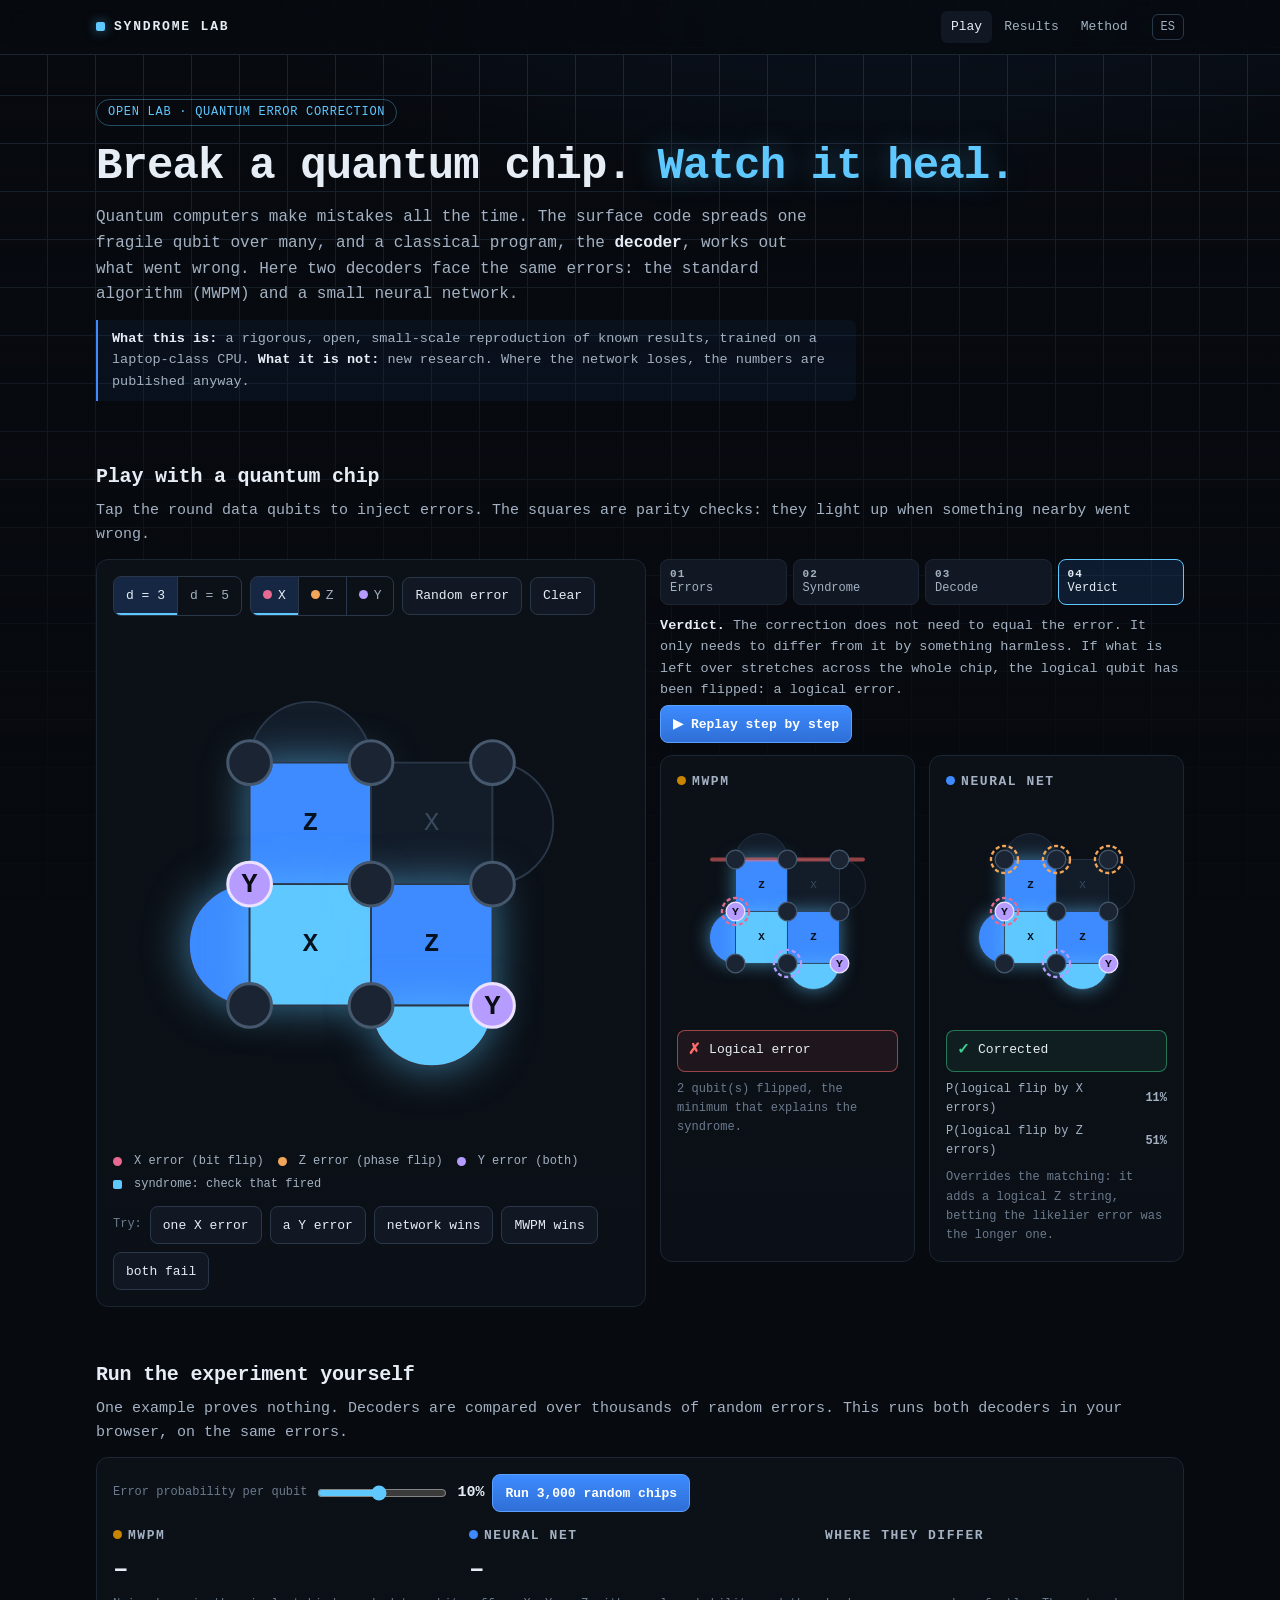
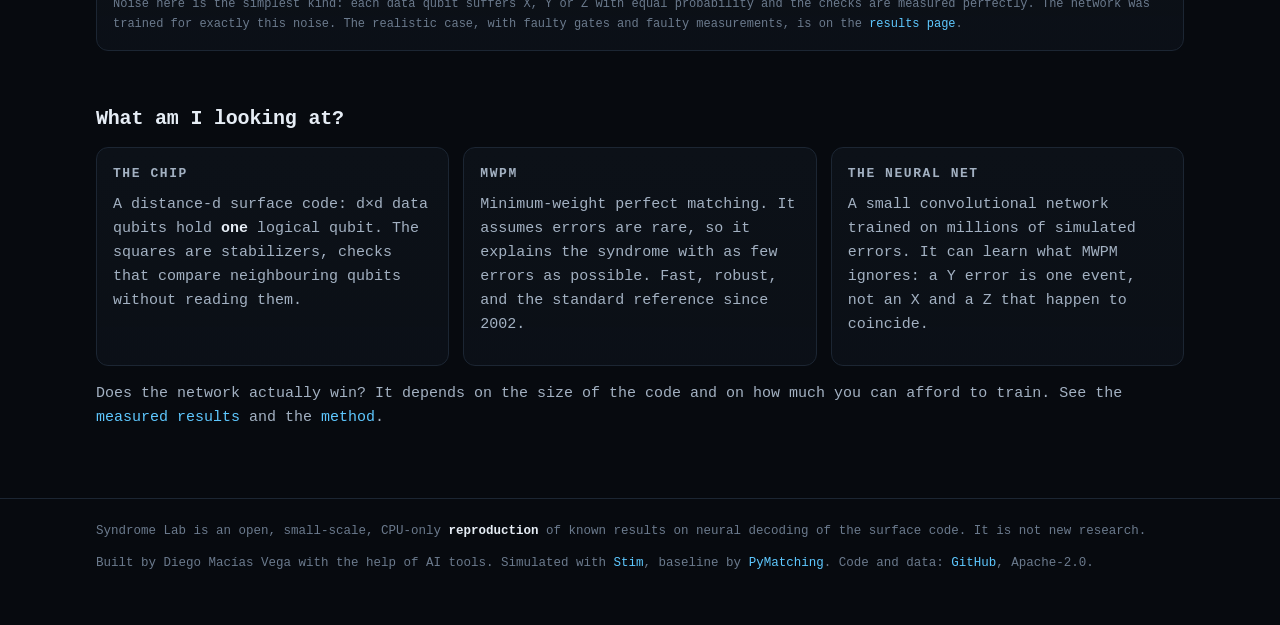
<file: web/index.html>
<!doctype html>
<html lang="en">
<head>
<meta charset="utf-8">
<meta name="viewport" content="width=device-width, initial-scale=1">
<title>Syndrome Lab · play with a quantum chip</title>
<meta name="description" content="Inject errors into a simulated surface-code chip and watch a classical decoder (MWPM) and a small neural network correct them. An open, CPU-only reproduction.">
<meta name="theme-color" content="#070a0f">
<link rel="icon" href="data:image/svg+xml,%3Csvg xmlns='http://www.w3.org/2000/svg' viewBox='0 0 16 16'%3E%3Crect width='16' height='16' rx='3' fill='%23070a0f'/%3E%3Crect x='4' y='4' width='8' height='8' rx='1.5' fill='%235ec8ff'/%3E%3C/svg%3E">
<link rel="stylesheet" href="css/style.css">
</head>
<body>
<header class="top"><div class="wrap">
  <a class="brand" href="index.html"><i></i>SYNDROME&nbsp;LAB</a>
  <nav class="main"><a class="on" href="index.html" data-i18n="nav.play"></a><a href="results.html" data-i18n="nav.results"></a><a href="method.html" data-i18n="nav.method"></a></nav>
  <button class="lang" type="button">ES</button>
</div></header>

<main class="wrap">
<div class="hero">
  <div class="tag" data-i18n="hero.tag"></div>
  <h1 data-i18n="hero.h1"></h1>
  <p class="lead" data-i18n="hero.lead"></p>
  <p class="honest" data-i18n="hero.honest"></p>
</div>

<section id="play" aria-labelledby="play-h">
  <h2 id="play-h" data-i18n="play.h"></h2>
  <p data-i18n="play.sub"></p>
  <div class="grid play">
    <div class="card">
      <div class="row" style="margin-bottom:10px">
        <div class="seg" id="dist" role="group" aria-label="distance"><button type="button" data-d="3">d = 3</button><button type="button" data-d="5">d = 5</button></div>
        <div class="seg" id="brush" role="group" aria-label="error type">
          <button type="button" data-b="1"><span class="dot" style="background:var(--px)"></span>X</button>
          <button type="button" data-b="2"><span class="dot" style="background:var(--pz)"></span>Z</button>
          <button type="button" data-b="3"><span class="dot" style="background:var(--py)"></span>Y</button>
        </div>
        <button class="btn" id="random" type="button" data-i18n="play.random"></button>
        <button class="btn" id="clear" type="button" data-i18n="play.clear"></button>
      </div>
      <svg class="lattice" id="main" role="img" aria-label="surface code lattice"></svg>
      <div class="legend" style="margin-top:10px">
        <span><span class="dot" style="background:var(--px)"></span><span data-i18n="leg.x"></span></span>
        <span><span class="dot" style="background:var(--pz)"></span><span data-i18n="leg.z"></span></span>
        <span><span class="dot" style="background:var(--py)"></span><span data-i18n="leg.y"></span></span>
        <span><span class="dot" style="background:var(--accent-2);border-radius:2px"></span><span data-i18n="leg.s"></span></span>
      </div>
      <div class="row" style="margin-top:12px" id="presets"><span class="small" data-i18n="play.presets"></span></div>
    </div>
    <div>
      <div class="steps" id="steps">
        <button type="button" data-s="1"><b>01</b><span data-i18n="step.1"></span></button>
        <button type="button" data-s="2"><b>02</b><span data-i18n="step.2"></span></button>
        <button type="button" data-s="3"><b>03</b><span data-i18n="step.3"></span></button>
        <button type="button" data-s="4"><b>04</b><span data-i18n="step.4"></span></button>
      </div>
      <p class="explain" id="explain" aria-live="polite"></p>
      <div class="row" style="margin:4px 0 12px"><button class="btn primary" id="replay" type="button" data-i18n="play.replay"></button></div>
      <div class="grid" style="grid-template-columns:1fr 1fr">
        <div class="card" id="p-mwpm">
          <h3><span class="dot" style="background:var(--s-mwpm)"></span>MWPM</h3>
          <svg class="lattice static" role="img" aria-label="MWPM correction"></svg>
          <div class="verdict" style="margin-top:8px"></div>
          <p class="small" style="margin:8px 0 0" data-info></p>
        </div>
        <div class="card" id="p-nn">
          <h3><span class="dot" style="background:var(--s-cnn)"></span><span data-i18n="play.net"></span></h3>
          <svg class="lattice static" role="img" aria-label="neural network correction"></svg>
          <div class="verdict" style="margin-top:8px"></div>
          <div class="kv" style="margin-top:8px" id="probs"></div>
          <p class="small" style="margin:8px 0 0" data-info></p>
        </div>
      </div>
    </div>
  </div>
</section>

<section id="mc" aria-labelledby="mc-h">
  <h2 id="mc-h" data-i18n="mc.h"></h2>
  <p data-i18n="mc.sub"></p>
  <div class="card">
    <div class="row">
      <label class="small" for="mcp" data-i18n="mc.p"></label>
      <input type="range" id="mcp" min="1" max="20" step="1" value="10"><b id="mcpv">10%</b>
      <button class="btn primary" id="mcrun" type="button" data-i18n="mc.run"></button>
      <span class="small" id="mcn"></span>
    </div>
    <div class="grid g3" style="margin-top:14px">
      <div><h3><span class="dot" style="background:var(--s-mwpm)"></span>MWPM</h3><div class="stat" id="mc-m">–</div><div class="small" id="mc-mci"></div></div>
      <div><h3><span class="dot" style="background:var(--s-cnn)"></span><span data-i18n="play.net"></span></h3><div class="stat" id="mc-n">–</div><div class="small" id="mc-nci"></div></div>
      <div><h3 data-i18n="mc.disagree"></h3><p class="small" id="mc-d" style="margin:0"></p></div>
    </div>
    <p class="small" style="margin:12px 0 0" data-i18n="mc.note"></p>
  </div>
</section>

<section aria-labelledby="what-h">
  <h2 id="what-h" data-i18n="what.h"></h2>
  <div class="grid g3" style="margin-top:12px">
    <div class="card"><h3 data-i18n="what.1h"></h3><p data-i18n="what.1"></p></div>
    <div class="card"><h3 data-i18n="what.2h"></h3><p data-i18n="what.2"></p></div>
    <div class="card"><h3 data-i18n="what.3h"></h3><p data-i18n="what.3"></p></div>
  </div>
  <p style="margin-top:16px" data-i18n="what.more"></p>
</section>
</main>

<footer><div class="wrap"><p data-i18n="foot.1"></p><p data-i18n="foot.2"></p></div></footer>
<script src="js/i18n.js"></script>
<script src="js/qec.js"></script>
<script src="js/lattice.js"></script>
<script src="js/play.js"></script>
</body>
</html>
</file>
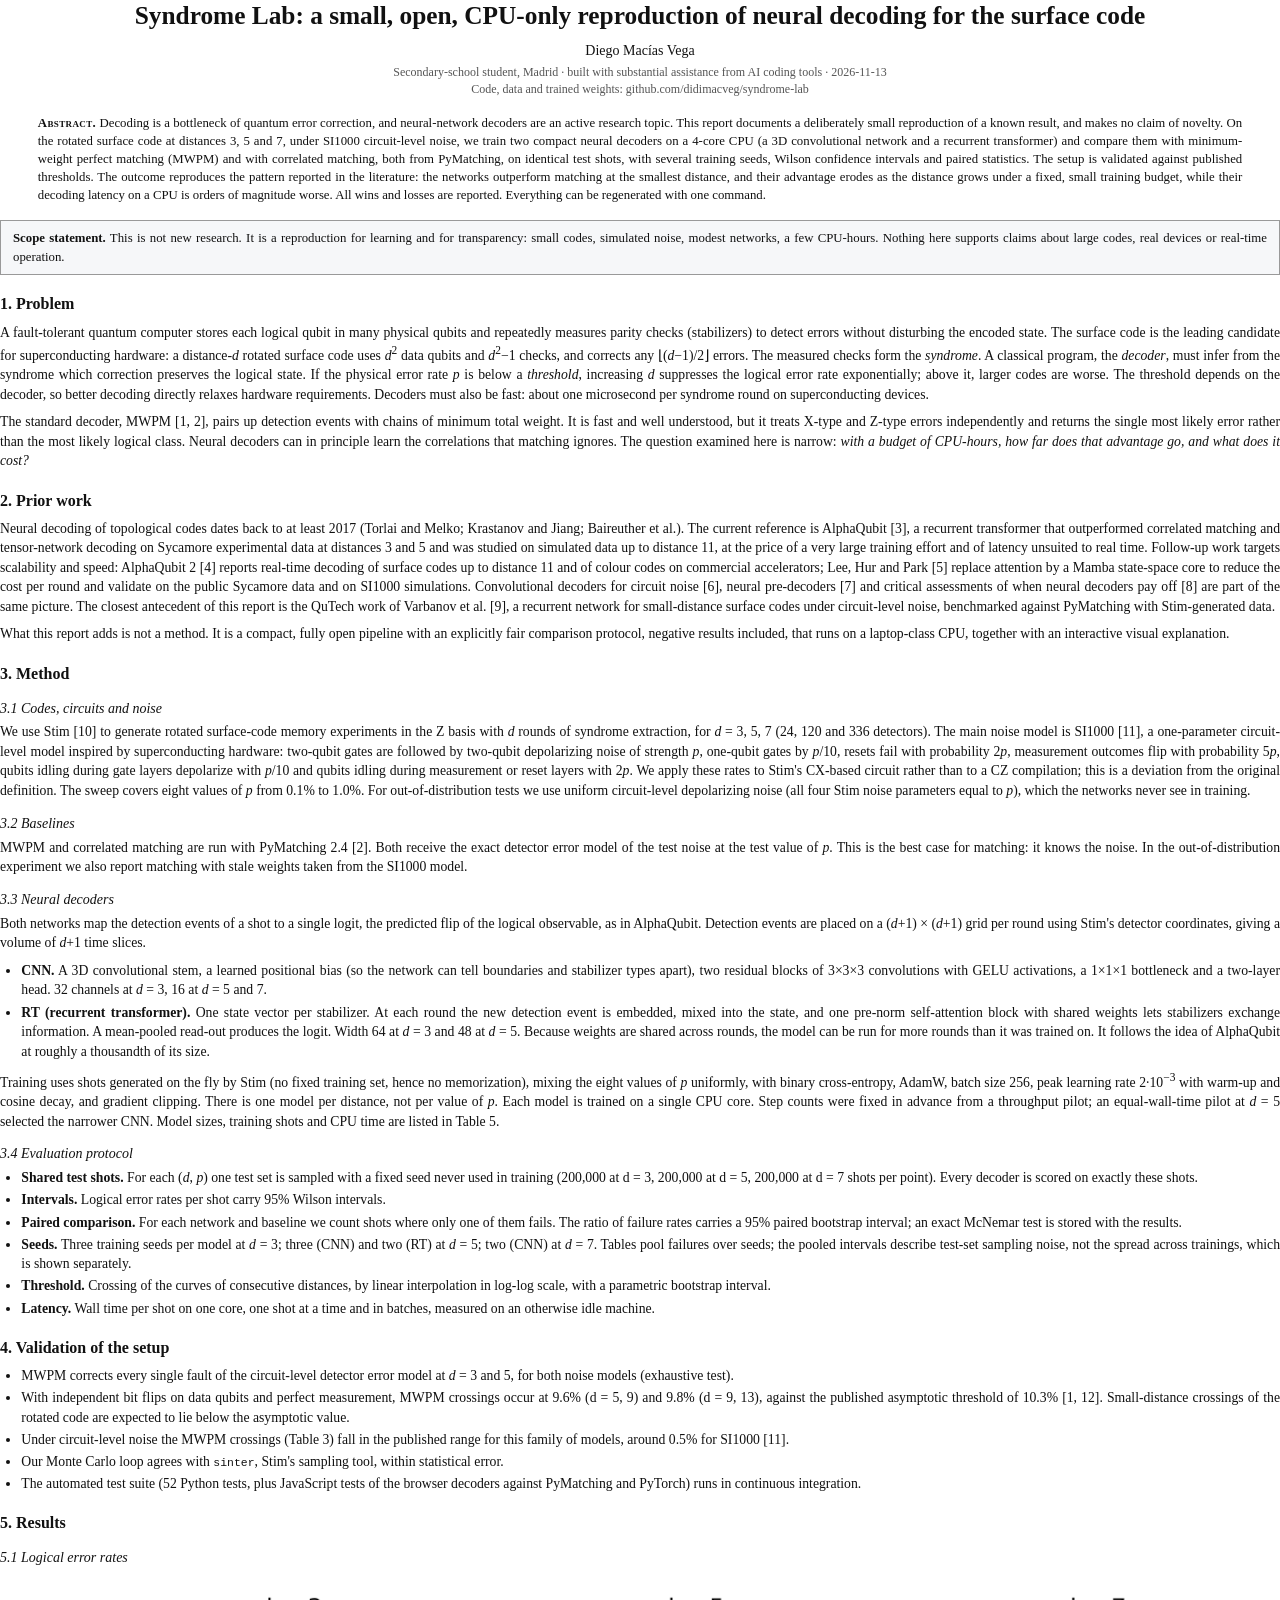
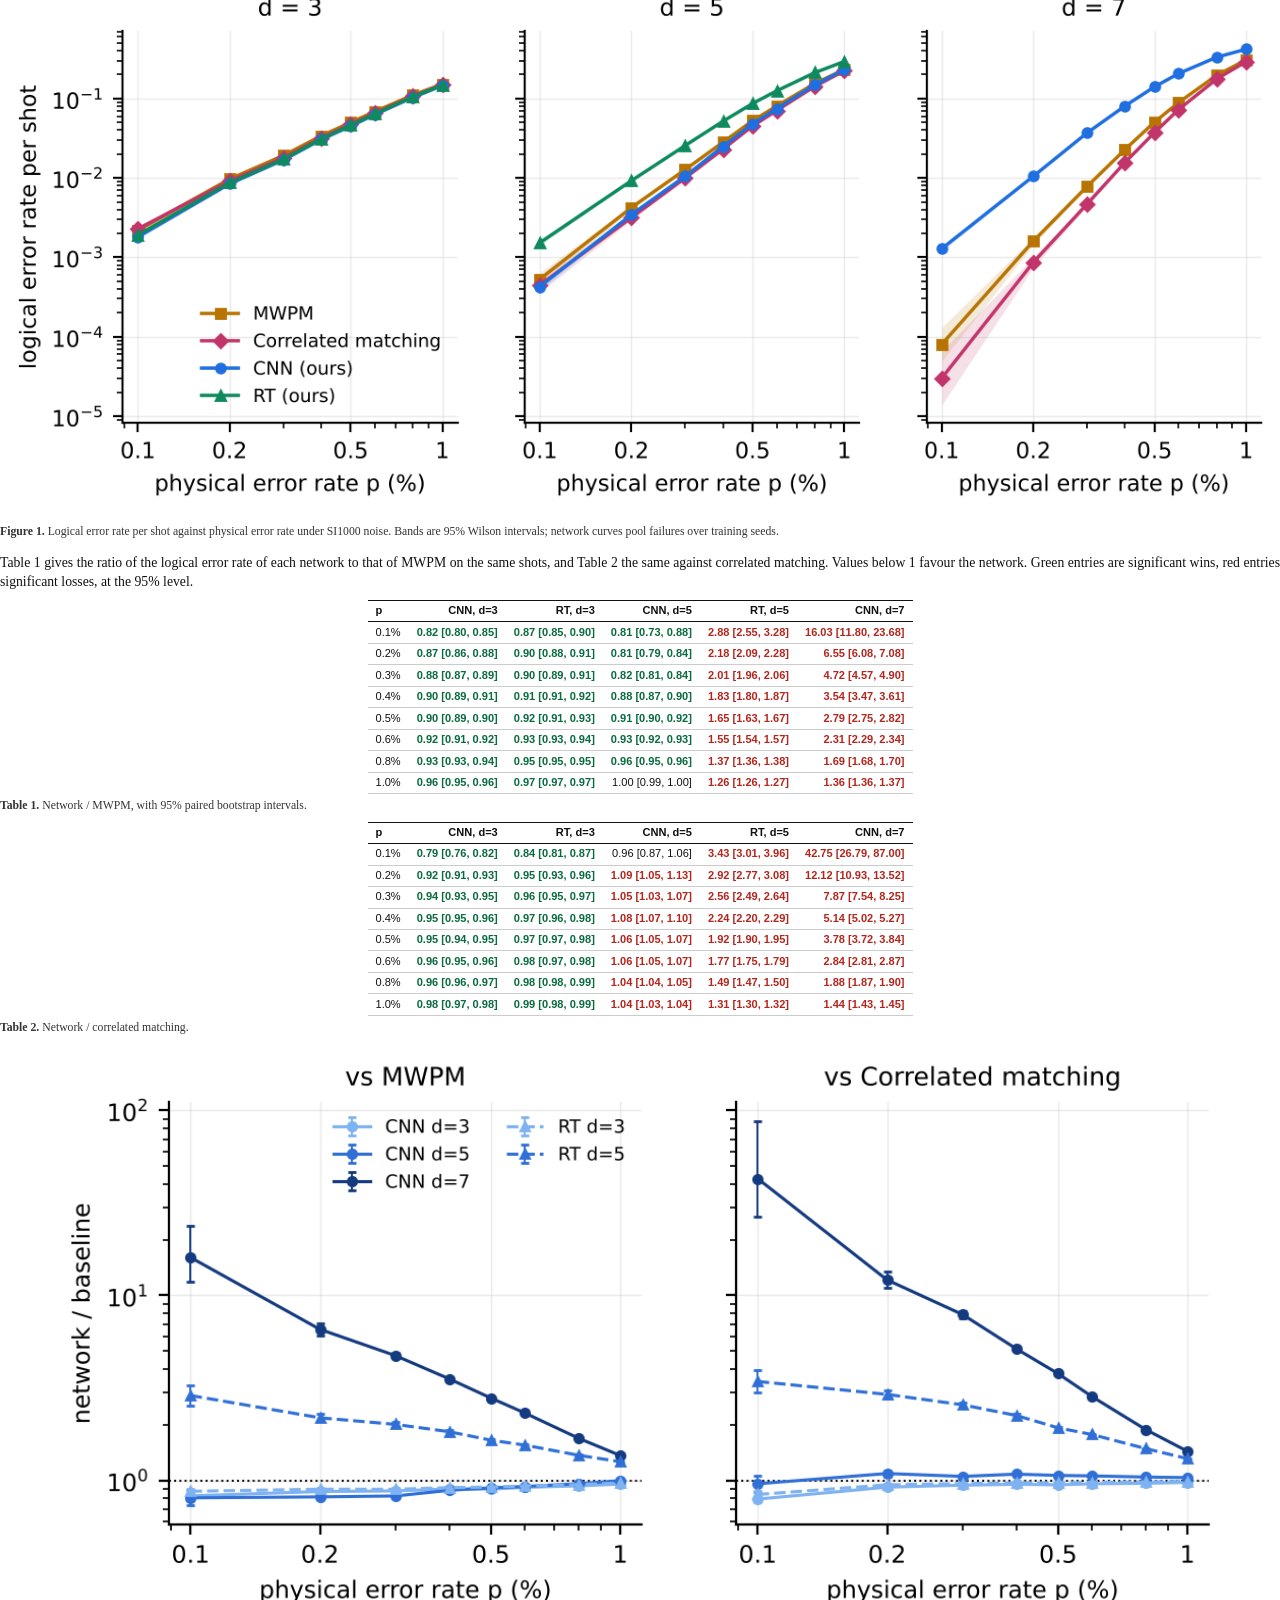
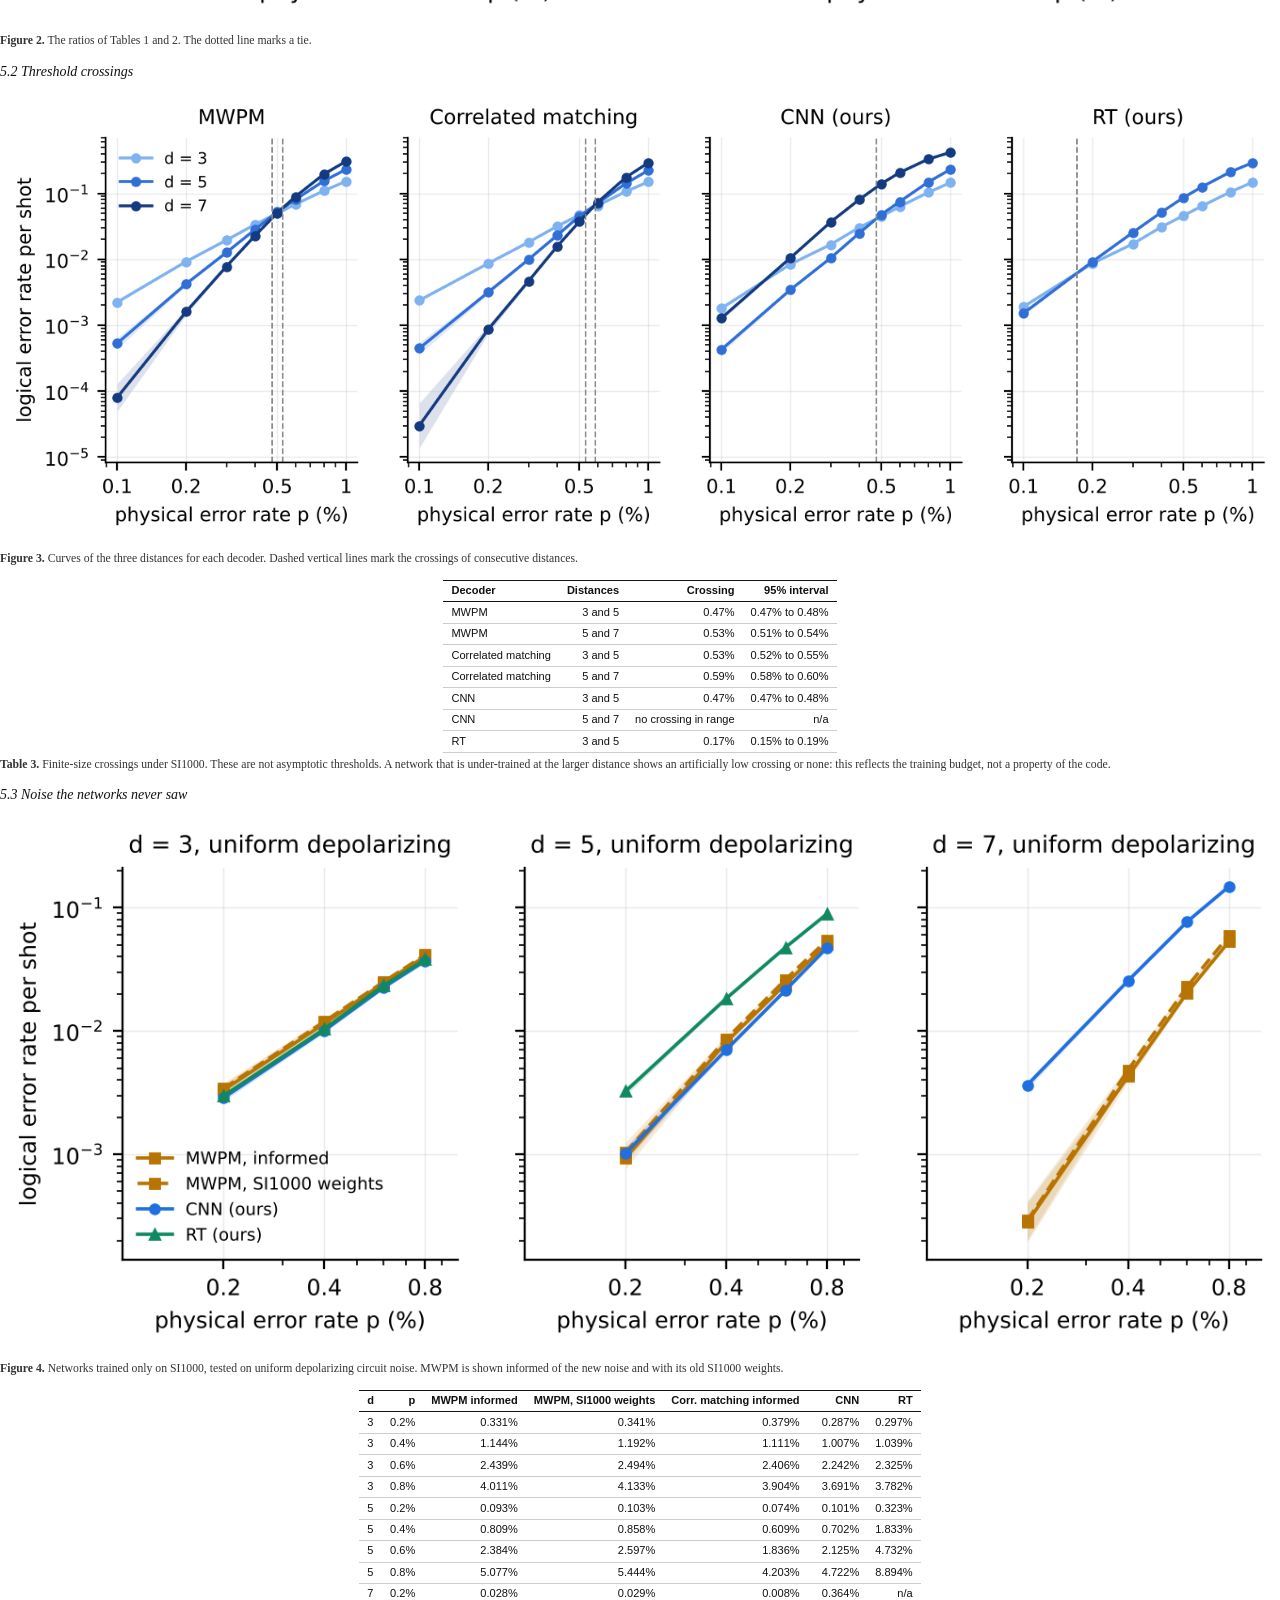
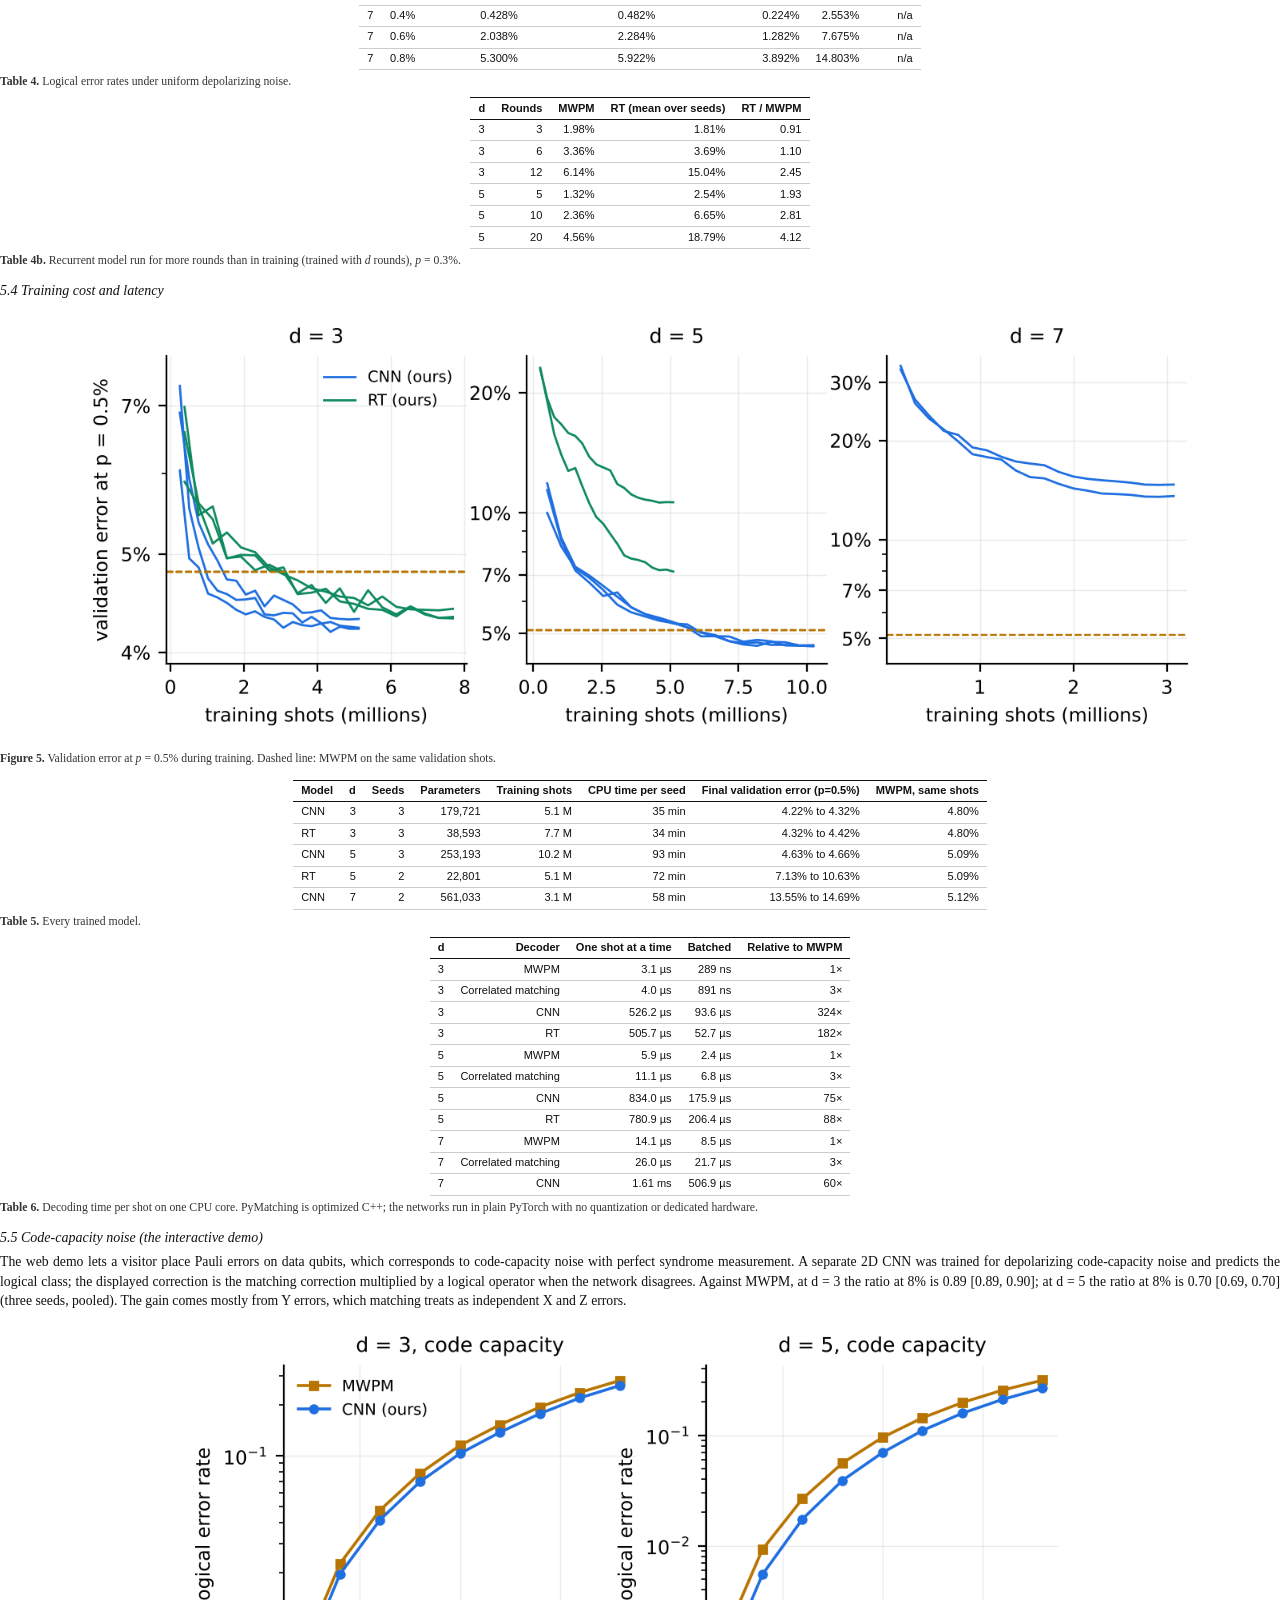
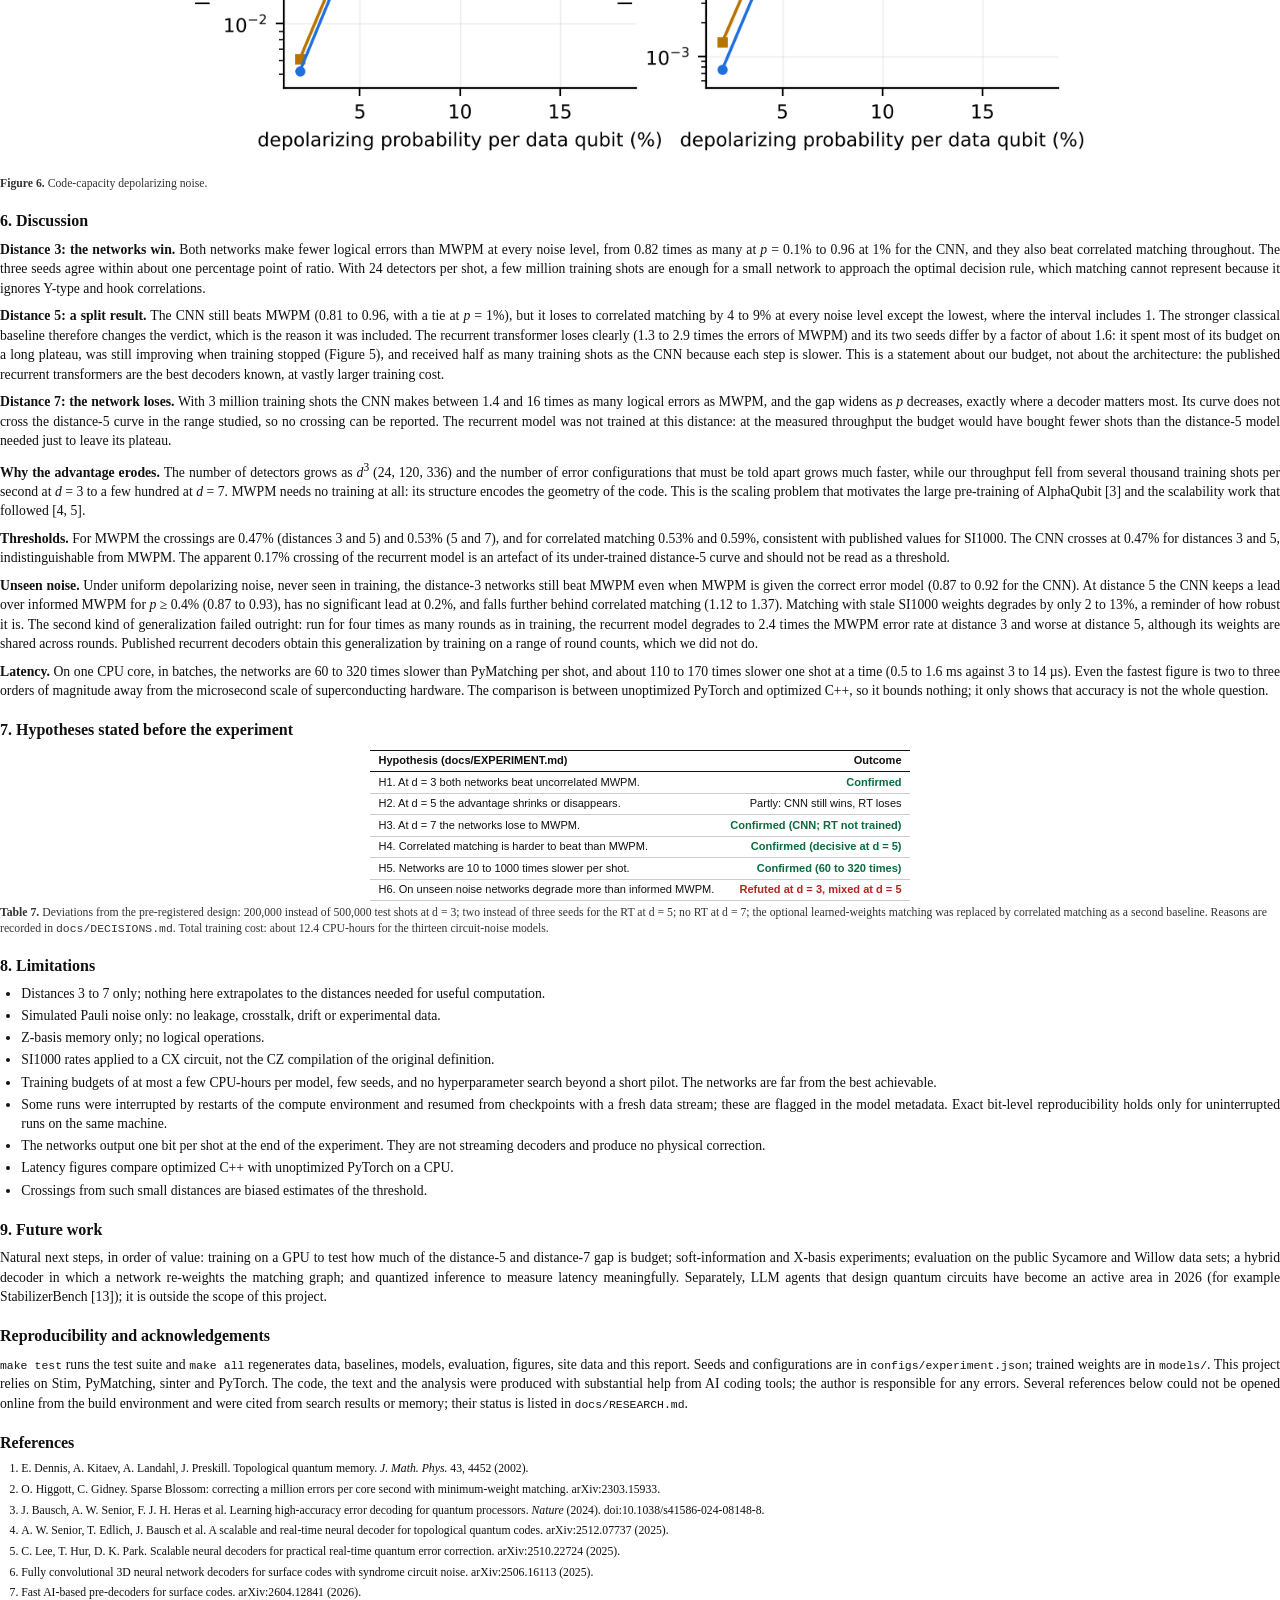
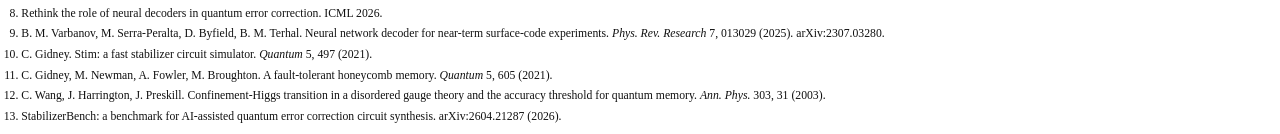
<file: report/report.html>
<!doctype html>
<html lang="en"><head><meta charset="utf-8"><title>Syndrome Lab: a small open reproduction of neural decoding for the surface code</title>
<style>
  @page { size: A4; }
  body { font: 10.3pt/1.42 Georgia, "Times New Roman", serif; color: #111; margin: 0; text-align: justify; hyphens: auto; }
  h1 { font-size: 19pt; line-height: 1.2; text-align: center; margin: 0 0 8pt; hyphens: none; }
  .authors { text-align: center; font-size: 10.5pt; margin-bottom: 2pt; } .aff { text-align: center; font-size: 9pt; color: #555; margin-bottom: 12pt; }
  .abstract { margin: 0 10mm 12pt; font-size: 9.6pt; } .abstract b { font-variant: small-caps; letter-spacing: .03em; }
  h2 { font-size: 12pt; margin: 14pt 0 5pt; break-after: avoid; text-align: left; } h3 { font-size: 10.5pt; margin: 10pt 0 3pt; break-after: avoid; font-style: italic; font-weight: normal; text-align: left; }
  p { margin: 0 0 6pt; } ul, ol { margin: 0 0 6pt; padding-left: 16pt; } li { margin-bottom: 2pt; }
  figure { margin: 8pt 0 10pt; break-inside: avoid; text-align: center; } figure img { max-width: 100%; }
  figcaption, .cap { font-size: 8.8pt; color: #333; text-align: left; margin-top: 3pt; line-height: 1.3; }
  table { border-collapse: collapse; margin: 6pt auto 3pt; font: 8.3pt/1.25 "Helvetica Neue", Arial, sans-serif; break-inside: avoid; }
  th, td { padding: 2.5pt 6pt; text-align: right; border-bottom: .4pt solid #ccc; white-space: nowrap; } th { border-bottom: .8pt solid #111; border-top: .8pt solid #111; font-weight: 600; }
  td:first-child, th:first-child { text-align: left; } td.win { color: #0a6b3f; font-weight: 600; } td.lose { color: #b3261e; font-weight: 600; }
  .box { border: .6pt solid #999; padding: 6pt 9pt; margin: 8pt 0; font-size: 9.6pt; background: #f6f7f9; break-inside: avoid; }
  code { font: 8.6pt Menlo, Consolas, monospace; } .refs { font-size: 8.8pt; text-align: left; } .refs li { margin-bottom: 3pt; }
  a { color: #1a4fa0; text-decoration: none; }
</style></head><body>
<h1>Syndrome Lab: a small, open, CPU-only reproduction of neural decoding for the surface code</h1>
<div class="authors">Diego Macías Vega</div>
<div class="aff">Secondary-school student, Madrid · built with substantial assistance from AI coding tools · 2026-11-13<br>Code, data and trained weights: github.com/didimacveg/syndrome-lab</div>

<div class="abstract"><b>Abstract.</b> Decoding is a bottleneck of quantum error correction, and neural-network decoders are an active research topic. This report documents a deliberately small reproduction of a known result, and makes no claim of novelty. On the rotated surface code at distances 3, 5 and 7, under SI1000 circuit-level noise, we train two compact neural decoders on a 4-core CPU (a 3D convolutional network and a recurrent transformer) and compare them with minimum-weight perfect matching (MWPM) and with correlated matching, both from PyMatching, on identical test shots, with several training seeds, Wilson confidence intervals and paired statistics. The setup is validated against published thresholds. The outcome reproduces the pattern reported in the literature: the networks outperform matching at the smallest distance, and their advantage erodes as the distance grows under a fixed, small training budget, while their decoding latency on a CPU is orders of magnitude worse. All wins and losses are reported. Everything can be regenerated with one command.</div>

<div class="box"><b>Scope statement.</b> This is not new research. It is a reproduction for learning and for transparency: small codes, simulated noise, modest networks, a few CPU-hours. Nothing here supports claims about large codes, real devices or real-time operation.</div>

<h2>1. Problem</h2>
<p>A fault-tolerant quantum computer stores each logical qubit in many physical qubits and repeatedly measures parity checks (stabilizers) to detect errors without disturbing the encoded state. The surface code is the leading candidate for superconducting hardware: a distance-<i>d</i> rotated surface code uses <i>d</i><sup>2</sup> data qubits and <i>d</i><sup>2</sup>−1 checks, and corrects any ⌊(<i>d</i>−1)/2⌋ errors. The measured checks form the <i>syndrome</i>. A classical program, the <i>decoder</i>, must infer from the syndrome which correction preserves the logical state. If the physical error rate <i>p</i> is below a <i>threshold</i>, increasing <i>d</i> suppresses the logical error rate exponentially; above it, larger codes are worse. The threshold depends on the decoder, so better decoding directly relaxes hardware requirements. Decoders must also be fast: about one microsecond per syndrome round on superconducting devices.</p>
<p>The standard decoder, MWPM [1, 2], pairs up detection events with chains of minimum total weight. It is fast and well understood, but it treats X-type and Z-type errors independently and returns the single most likely error rather than the most likely logical class. Neural decoders can in principle learn the correlations that matching ignores. The question examined here is narrow: <i>with a budget of CPU-hours, how far does that advantage go, and what does it cost?</i></p>

<h2>2. Prior work</h2>
<p>Neural decoding of topological codes dates back to at least 2017 (Torlai and Melko; Krastanov and Jiang; Baireuther et al.). The current reference is AlphaQubit [3], a recurrent transformer that outperformed correlated matching and tensor-network decoding on Sycamore experimental data at distances 3 and 5 and was studied on simulated data up to distance 11, at the price of a very large training effort and of latency unsuited to real time. Follow-up work targets scalability and speed: AlphaQubit 2 [4] reports real-time decoding of surface codes up to distance 11 and of colour codes on commercial accelerators; Lee, Hur and Park [5] replace attention by a Mamba state-space core to reduce the cost per round and validate on the public Sycamore data and on SI1000 simulations. Convolutional decoders for circuit noise [6], neural pre-decoders [7] and critical assessments of when neural decoders pay off [8] are part of the same picture. The closest antecedent of this report is the QuTech work of Varbanov et al. [9], a recurrent network for small-distance surface codes under circuit-level noise, benchmarked against PyMatching with Stim-generated data.</p>
<p>What this report adds is not a method. It is a compact, fully open pipeline with an explicitly fair comparison protocol, negative results included, that runs on a laptop-class CPU, together with an interactive visual explanation.</p>

<h2>3. Method</h2>
<h3>3.1 Codes, circuits and noise</h3>
<p>We use Stim [10] to generate rotated surface-code memory experiments in the Z basis with <i>d</i> rounds of syndrome extraction, for <i>d</i> = 3, 5, 7 (24, 120 and 336 detectors). The main noise model is SI1000 [11], a one-parameter circuit-level model inspired by superconducting hardware: two-qubit gates are followed by two-qubit depolarizing noise of strength <i>p</i>, one-qubit gates by <i>p</i>/10, resets fail with probability 2<i>p</i>, measurement outcomes flip with probability 5<i>p</i>, qubits idling during gate layers depolarize with <i>p</i>/10 and qubits idling during measurement or reset layers with 2<i>p</i>. We apply these rates to Stim's CX-based circuit rather than to a CZ compilation; this is a deviation from the original definition. The sweep covers eight values of <i>p</i> from 0.1% to 1.0%. For out-of-distribution tests we use uniform circuit-level depolarizing noise (all four Stim noise parameters equal to <i>p</i>), which the networks never see in training.</p>
<h3>3.2 Baselines</h3>
<p>MWPM and correlated matching are run with PyMatching 2.4 [2]. Both receive the exact detector error model of the test noise at the test value of <i>p</i>. This is the best case for matching: it knows the noise. In the out-of-distribution experiment we also report matching with stale weights taken from the SI1000 model.</p>
<h3>3.3 Neural decoders</h3>
<p>Both networks map the detection events of a shot to a single logit, the predicted flip of the logical observable, as in AlphaQubit. Detection events are placed on a (<i>d</i>+1) × (<i>d</i>+1) grid per round using Stim's detector coordinates, giving a volume of <i>d</i>+1 time slices.</p>
<ul>
<li><b>CNN.</b> A 3D convolutional stem, a learned positional bias (so the network can tell boundaries and stabilizer types apart), two residual blocks of 3×3×3 convolutions with GELU activations, a 1×1×1 bottleneck and a two-layer head. 32 channels at <i>d</i> = 3, 16 at <i>d</i> = 5 and 7.</li>
<li><b>RT (recurrent transformer).</b> One state vector per stabilizer. At each round the new detection event is embedded, mixed into the state, and one pre-norm self-attention block with shared weights lets stabilizers exchange information. A mean-pooled read-out produces the logit. Width 64 at <i>d</i> = 3 and 48 at <i>d</i> = 5. Because weights are shared across rounds, the model can be run for more rounds than it was trained on. It follows the idea of AlphaQubit at roughly a thousandth of its size.</li>
</ul>
<p>Training uses shots generated on the fly by Stim (no fixed training set, hence no memorization), mixing the eight values of <i>p</i> uniformly, with binary cross-entropy, AdamW, batch size 256, peak learning rate 2·10<sup>−3</sup> with warm-up and cosine decay, and gradient clipping. There is one model per distance, not per value of <i>p</i>. Each model is trained on a single CPU core. Step counts were fixed in advance from a throughput pilot; an equal-wall-time pilot at <i>d</i> = 5 selected the narrower CNN. Model sizes, training shots and CPU time are listed in Table 5.</p>
<h3>3.4 Evaluation protocol</h3>
<ul>
<li><b>Shared test shots.</b> For each (<i>d</i>, <i>p</i>) one test set is sampled with a fixed seed never used in training (200,000 at d = 3, 200,000 at d = 5, 200,000 at d = 7 shots per point). Every decoder is scored on exactly these shots.</li>
<li><b>Intervals.</b> Logical error rates per shot carry 95% Wilson intervals.</li>
<li><b>Paired comparison.</b> For each network and baseline we count shots where only one of them fails. The ratio of failure rates carries a 95% paired bootstrap interval; an exact McNemar test is stored with the results.</li>
<li><b>Seeds.</b> Three training seeds per model at <i>d</i> = 3; three (CNN) and two (RT) at <i>d</i> = 5; two (CNN) at <i>d</i> = 7. Tables pool failures over seeds; the pooled intervals describe test-set sampling noise, not the spread across trainings, which is shown separately.</li>
<li><b>Threshold.</b> Crossing of the curves of consecutive distances, by linear interpolation in log-log scale, with a parametric bootstrap interval.</li>
<li><b>Latency.</b> Wall time per shot on one core, one shot at a time and in batches, measured on an otherwise idle machine.</li>
</ul>

<h2>4. Validation of the setup</h2>
<ul>
<li>MWPM corrects every single fault of the circuit-level detector error model at <i>d</i> = 3 and 5, for both noise models (exhaustive test).</li>
<li>With independent bit flips on data qubits and perfect measurement, MWPM crossings occur at 9.6% (d = 5, 9) and 9.8% (d = 9, 13), against the published asymptotic threshold of 10.3% [1, 12]. Small-distance crossings of the rotated code are expected to lie below the asymptotic value.</li>
<li>Under circuit-level noise the MWPM crossings (Table 3) fall in the published range for this family of models, around 0.5% for SI1000 [11].</li>
<li>Our Monte Carlo loop agrees with <code>sinter</code>, Stim's sampling tool, within statistical error.</li>
<li>The automated test suite (52 Python tests, plus JavaScript tests of the browser decoders against PyMatching and PyTorch) runs in continuous integration.</li>
</ul>

<h2>5. Results</h2>
<h3>5.1 Logical error rates</h3>
<figure><img src="figures/main.png" style="width:100%"><figcaption><b>Figure 1.</b> Logical error rate per shot against physical error rate under SI1000 noise. Bands are 95% Wilson intervals; network curves pool failures over training seeds.</figcaption></figure>
<p>Table 1 gives the ratio of the logical error rate of each network to that of MWPM on the same shots, and Table 2 the same against correlated matching. Values below 1 favour the network. Green entries are significant wins, red entries significant losses, at the 95% level.</p>
<table><thead><tr><th>p</th><th>CNN, d=3</th><th>RT, d=3</th><th>CNN, d=5</th><th>RT, d=5</th><th>CNN, d=7</th></tr></thead><tbody><tr><td>0.1%</td><td class="win">0.82 [0.80, 0.85]</td><td class="win">0.87 [0.85, 0.90]</td><td class="win">0.81 [0.73, 0.88]</td><td class="lose">2.88 [2.55, 3.28]</td><td class="lose">16.03 [11.80, 23.68]</td></tr><tr><td>0.2%</td><td class="win">0.87 [0.86, 0.88]</td><td class="win">0.90 [0.88, 0.91]</td><td class="win">0.81 [0.79, 0.84]</td><td class="lose">2.18 [2.09, 2.28]</td><td class="lose">6.55 [6.08, 7.08]</td></tr><tr><td>0.3%</td><td class="win">0.88 [0.87, 0.89]</td><td class="win">0.90 [0.89, 0.91]</td><td class="win">0.82 [0.81, 0.84]</td><td class="lose">2.01 [1.96, 2.06]</td><td class="lose">4.72 [4.57, 4.90]</td></tr><tr><td>0.4%</td><td class="win">0.90 [0.89, 0.91]</td><td class="win">0.91 [0.91, 0.92]</td><td class="win">0.88 [0.87, 0.90]</td><td class="lose">1.83 [1.80, 1.87]</td><td class="lose">3.54 [3.47, 3.61]</td></tr><tr><td>0.5%</td><td class="win">0.90 [0.89, 0.90]</td><td class="win">0.92 [0.91, 0.93]</td><td class="win">0.91 [0.90, 0.92]</td><td class="lose">1.65 [1.63, 1.67]</td><td class="lose">2.79 [2.75, 2.82]</td></tr><tr><td>0.6%</td><td class="win">0.92 [0.91, 0.92]</td><td class="win">0.93 [0.93, 0.94]</td><td class="win">0.93 [0.92, 0.93]</td><td class="lose">1.55 [1.54, 1.57]</td><td class="lose">2.31 [2.29, 2.34]</td></tr><tr><td>0.8%</td><td class="win">0.93 [0.93, 0.94]</td><td class="win">0.95 [0.95, 0.95]</td><td class="win">0.96 [0.95, 0.96]</td><td class="lose">1.37 [1.36, 1.38]</td><td class="lose">1.69 [1.68, 1.70]</td></tr><tr><td>1.0%</td><td class="win">0.96 [0.95, 0.96]</td><td class="win">0.97 [0.97, 0.97]</td><td class="">1.00 [0.99, 1.00]</td><td class="lose">1.26 [1.26, 1.27]</td><td class="lose">1.36 [1.36, 1.37]</td></tr></tbody></table><p class="cap"><b>Table 1.</b> Network / MWPM, with 95% paired bootstrap intervals.</p>
<table><thead><tr><th>p</th><th>CNN, d=3</th><th>RT, d=3</th><th>CNN, d=5</th><th>RT, d=5</th><th>CNN, d=7</th></tr></thead><tbody><tr><td>0.1%</td><td class="win">0.79 [0.76, 0.82]</td><td class="win">0.84 [0.81, 0.87]</td><td class="">0.96 [0.87, 1.06]</td><td class="lose">3.43 [3.01, 3.96]</td><td class="lose">42.75 [26.79, 87.00]</td></tr><tr><td>0.2%</td><td class="win">0.92 [0.91, 0.93]</td><td class="win">0.95 [0.93, 0.96]</td><td class="lose">1.09 [1.05, 1.13]</td><td class="lose">2.92 [2.77, 3.08]</td><td class="lose">12.12 [10.93, 13.52]</td></tr><tr><td>0.3%</td><td class="win">0.94 [0.93, 0.95]</td><td class="win">0.96 [0.95, 0.97]</td><td class="lose">1.05 [1.03, 1.07]</td><td class="lose">2.56 [2.49, 2.64]</td><td class="lose">7.87 [7.54, 8.25]</td></tr><tr><td>0.4%</td><td class="win">0.95 [0.95, 0.96]</td><td class="win">0.97 [0.96, 0.98]</td><td class="lose">1.08 [1.07, 1.10]</td><td class="lose">2.24 [2.20, 2.29]</td><td class="lose">5.14 [5.02, 5.27]</td></tr><tr><td>0.5%</td><td class="win">0.95 [0.94, 0.95]</td><td class="win">0.97 [0.97, 0.98]</td><td class="lose">1.06 [1.05, 1.07]</td><td class="lose">1.92 [1.90, 1.95]</td><td class="lose">3.78 [3.72, 3.84]</td></tr><tr><td>0.6%</td><td class="win">0.96 [0.95, 0.96]</td><td class="win">0.98 [0.97, 0.98]</td><td class="lose">1.06 [1.05, 1.07]</td><td class="lose">1.77 [1.75, 1.79]</td><td class="lose">2.84 [2.81, 2.87]</td></tr><tr><td>0.8%</td><td class="win">0.96 [0.96, 0.97]</td><td class="win">0.98 [0.98, 0.99]</td><td class="lose">1.04 [1.04, 1.05]</td><td class="lose">1.49 [1.47, 1.50]</td><td class="lose">1.88 [1.87, 1.90]</td></tr><tr><td>1.0%</td><td class="win">0.98 [0.97, 0.98]</td><td class="win">0.99 [0.98, 0.99]</td><td class="lose">1.04 [1.03, 1.04]</td><td class="lose">1.31 [1.30, 1.32]</td><td class="lose">1.44 [1.43, 1.45]</td></tr></tbody></table><p class="cap"><b>Table 2.</b> Network / correlated matching.</p>
<figure><img src="figures/ratio.png" style="width:92%"><figcaption><b>Figure 2.</b> The ratios of Tables 1 and 2. The dotted line marks a tie.</figcaption></figure>

<h3>5.2 Threshold crossings</h3>
<figure><img src="figures/threshold.png" style="width:100%"><figcaption><b>Figure 3.</b> Curves of the three distances for each decoder. Dashed vertical lines mark the crossings of consecutive distances.</figcaption></figure>
<table><thead><tr><th>Decoder</th><th>Distances</th><th>Crossing</th><th>95% interval</th></tr></thead><tbody><tr><td>MWPM</td><td>3 and 5</td><td>0.47%</td><td>0.47% to 0.48%</td></tr><tr><td>MWPM</td><td>5 and 7</td><td>0.53%</td><td>0.51% to 0.54%</td></tr><tr><td>Correlated matching</td><td>3 and 5</td><td>0.53%</td><td>0.52% to 0.55%</td></tr><tr><td>Correlated matching</td><td>5 and 7</td><td>0.59%</td><td>0.58% to 0.60%</td></tr><tr><td>CNN</td><td>3 and 5</td><td>0.47%</td><td>0.47% to 0.48%</td></tr><tr><td>CNN</td><td>5 and 7</td><td>no crossing in range</td><td>n/a</td></tr><tr><td>RT</td><td>3 and 5</td><td>0.17%</td><td>0.15% to 0.19%</td></tr></tbody></table><p class="cap"><b>Table 3.</b> Finite-size crossings under SI1000. These are not asymptotic thresholds. A network that is under-trained at the larger distance shows an artificially low crossing or none: this reflects the training budget, not a property of the code.</p>

<h3>5.3 Noise the networks never saw</h3>
<figure><img src="figures/generalization.png" style="width:100%"><figcaption><b>Figure 4.</b> Networks trained only on SI1000, tested on uniform depolarizing circuit noise. MWPM is shown informed of the new noise and with its old SI1000 weights.</figcaption></figure>
<table><thead><tr><th>d</th><th>p</th><th>MWPM informed</th><th>MWPM, SI1000 weights</th><th>Corr. matching informed</th><th>CNN</th><th>RT</th></tr></thead><tbody><tr><td>3</td><td>0.2%</td><td>0.331%</td><td>0.341%</td><td>0.379%</td><td>0.287%</td><td>0.297%</td></tr><tr><td>3</td><td>0.4%</td><td>1.144%</td><td>1.192%</td><td>1.111%</td><td>1.007%</td><td>1.039%</td></tr><tr><td>3</td><td>0.6%</td><td>2.439%</td><td>2.494%</td><td>2.406%</td><td>2.242%</td><td>2.325%</td></tr><tr><td>3</td><td>0.8%</td><td>4.011%</td><td>4.133%</td><td>3.904%</td><td>3.691%</td><td>3.782%</td></tr><tr><td>5</td><td>0.2%</td><td>0.093%</td><td>0.103%</td><td>0.074%</td><td>0.101%</td><td>0.323%</td></tr><tr><td>5</td><td>0.4%</td><td>0.809%</td><td>0.858%</td><td>0.609%</td><td>0.702%</td><td>1.833%</td></tr><tr><td>5</td><td>0.6%</td><td>2.384%</td><td>2.597%</td><td>1.836%</td><td>2.125%</td><td>4.732%</td></tr><tr><td>5</td><td>0.8%</td><td>5.077%</td><td>5.444%</td><td>4.203%</td><td>4.722%</td><td>8.894%</td></tr><tr><td>7</td><td>0.2%</td><td>0.028%</td><td>0.029%</td><td>0.008%</td><td>0.364%</td><td>n/a</td></tr><tr><td>7</td><td>0.4%</td><td>0.428%</td><td>0.482%</td><td>0.224%</td><td>2.553%</td><td>n/a</td></tr><tr><td>7</td><td>0.6%</td><td>2.038%</td><td>2.284%</td><td>1.282%</td><td>7.675%</td><td>n/a</td></tr><tr><td>7</td><td>0.8%</td><td>5.300%</td><td>5.922%</td><td>3.892%</td><td>14.803%</td><td>n/a</td></tr></tbody></table><p class="cap"><b>Table 4.</b> Logical error rates under uniform depolarizing noise.</p>
<table><thead><tr><th>d</th><th>Rounds</th><th>MWPM</th><th>RT (mean over seeds)</th><th>RT / MWPM</th></tr></thead><tbody><tr><td>3</td><td>3</td><td>1.98%</td><td>1.81%</td><td>0.91</td></tr><tr><td>3</td><td>6</td><td>3.36%</td><td>3.69%</td><td>1.10</td></tr><tr><td>3</td><td>12</td><td>6.14%</td><td>15.04%</td><td>2.45</td></tr><tr><td>5</td><td>5</td><td>1.32%</td><td>2.54%</td><td>1.93</td></tr><tr><td>5</td><td>10</td><td>2.36%</td><td>6.65%</td><td>2.81</td></tr><tr><td>5</td><td>20</td><td>4.56%</td><td>18.79%</td><td>4.12</td></tr></tbody></table><p class="cap"><b>Table 4b.</b> Recurrent model run for more rounds than in training (trained with <i>d</i> rounds), <i>p</i> = 0.3%.</p>

<h3>5.4 Training cost and latency</h3>
<figure><img src="figures/training.png" style="width:88%"><figcaption><b>Figure 5.</b> Validation error at <i>p</i> = 0.5% during training. Dashed line: MWPM on the same validation shots.</figcaption></figure>
<table><thead><tr><th>Model</th><th>d</th><th>Seeds</th><th>Parameters</th><th>Training shots</th><th>CPU time per seed</th><th>Final validation error (p=0.5%)</th><th>MWPM, same shots</th></tr></thead><tbody><tr><td>CNN</td><td>3</td><td>3</td><td>179,721</td><td>5.1 M</td><td>35 min</td><td>4.22% to 4.32%</td><td>4.80%</td></tr><tr><td>RT</td><td>3</td><td>3</td><td>38,593</td><td>7.7 M</td><td>34 min</td><td>4.32% to 4.42%</td><td>4.80%</td></tr><tr><td>CNN</td><td>5</td><td>3</td><td>253,193</td><td>10.2 M</td><td>93 min</td><td>4.63% to 4.66%</td><td>5.09%</td></tr><tr><td>RT</td><td>5</td><td>2</td><td>22,801</td><td>5.1 M</td><td>72 min</td><td>7.13% to 10.63%</td><td>5.09%</td></tr><tr><td>CNN</td><td>7</td><td>2</td><td>561,033</td><td>3.1 M</td><td>58 min</td><td>13.55% to 14.69%</td><td>5.12%</td></tr></tbody></table><p class="cap"><b>Table 5.</b> Every trained model.</p>
<table><thead><tr><th>d</th><th>Decoder</th><th>One shot at a time</th><th>Batched</th><th>Relative to MWPM</th></tr></thead><tbody><tr><td>3</td><td>MWPM</td><td>3.1 µs</td><td>289 ns</td><td>1×</td></tr><tr><td>3</td><td>Correlated matching</td><td>4.0 µs</td><td>891 ns</td><td>3×</td></tr><tr><td>3</td><td>CNN</td><td>526.2 µs</td><td>93.6 µs</td><td>324×</td></tr><tr><td>3</td><td>RT</td><td>505.7 µs</td><td>52.7 µs</td><td>182×</td></tr><tr><td>5</td><td>MWPM</td><td>5.9 µs</td><td>2.4 µs</td><td>1×</td></tr><tr><td>5</td><td>Correlated matching</td><td>11.1 µs</td><td>6.8 µs</td><td>3×</td></tr><tr><td>5</td><td>CNN</td><td>834.0 µs</td><td>175.9 µs</td><td>75×</td></tr><tr><td>5</td><td>RT</td><td>780.9 µs</td><td>206.4 µs</td><td>88×</td></tr><tr><td>7</td><td>MWPM</td><td>14.1 µs</td><td>8.5 µs</td><td>1×</td></tr><tr><td>7</td><td>Correlated matching</td><td>26.0 µs</td><td>21.7 µs</td><td>3×</td></tr><tr><td>7</td><td>CNN</td><td>1.61 ms</td><td>506.9 µs</td><td>60×</td></tr></tbody></table><p class="cap"><b>Table 6.</b> Decoding time per shot on one CPU core. PyMatching is optimized C++; the networks run in plain PyTorch with no quantization or dedicated hardware.</p>

<h3>5.5 Code-capacity noise (the interactive demo)</h3>
<p>The web demo lets a visitor place Pauli errors on data qubits, which corresponds to code-capacity noise with perfect syndrome measurement. A separate 2D CNN was trained for depolarizing code-capacity noise and predicts the logical class; the displayed correction is the matching correction multiplied by a logical operator when the network disagrees. Against MWPM, at d = 3 the ratio at 8% is 0.89 [0.89, 0.90]; at d = 5 the ratio at 8% is 0.70 [0.69, 0.70] (three seeds, pooled). The gain comes mostly from Y errors, which matching treats as independent X and Z errors.</p>
<figure><img src="figures/capacity.png" style="width:72%"><figcaption><b>Figure 6.</b> Code-capacity depolarizing noise.</figcaption></figure>

<h2>6. Discussion</h2>
<p><b>Distance 3: the networks win.</b> Both networks make fewer logical errors than MWPM at every noise level, from 0.82 times as many at <i>p</i> = 0.1% to 0.96 at 1% for the CNN, and they also beat correlated matching throughout. The three seeds agree within about one percentage point of ratio. With 24 detectors per shot, a few million training shots are enough for a small network to approach the optimal decision rule, which matching cannot represent because it ignores Y-type and hook correlations.</p>
<p><b>Distance 5: a split result.</b> The CNN still beats MWPM (0.81 to 0.96, with a tie at <i>p</i> = 1%), but it loses to correlated matching by 4 to 9% at every noise level except the lowest, where the interval includes 1. The stronger classical baseline therefore changes the verdict, which is the reason it was included. The recurrent transformer loses clearly (1.3 to 2.9 times the errors of MWPM) and its two seeds differ by a factor of about 1.6: it spent most of its budget on a long plateau, was still improving when training stopped (Figure 5), and received half as many training shots as the CNN because each step is slower. This is a statement about our budget, not about the architecture: the published recurrent transformers are the best decoders known, at vastly larger training cost.</p>
<p><b>Distance 7: the network loses.</b> With 3 million training shots the CNN makes between 1.4 and 16 times as many logical errors as MWPM, and the gap widens as <i>p</i> decreases, exactly where a decoder matters most. Its curve does not cross the distance-5 curve in the range studied, so no crossing can be reported. The recurrent model was not trained at this distance: at the measured throughput the budget would have bought fewer shots than the distance-5 model needed just to leave its plateau.</p>
<p><b>Why the advantage erodes.</b> The number of detectors grows as <i>d</i><sup>3</sup> (24, 120, 336) and the number of error configurations that must be told apart grows much faster, while our throughput fell from several thousand training shots per second at <i>d</i> = 3 to a few hundred at <i>d</i> = 7. MWPM needs no training at all: its structure encodes the geometry of the code. This is the scaling problem that motivates the large pre-training of AlphaQubit [3] and the scalability work that followed [4, 5].</p>
<p><b>Thresholds.</b> For MWPM the crossings are 0.47% (distances 3 and 5) and 0.53% (5 and 7), and for correlated matching 0.53% and 0.59%, consistent with published values for SI1000. The CNN crosses at 0.47% for distances 3 and 5, indistinguishable from MWPM. The apparent 0.17% crossing of the recurrent model is an artefact of its under-trained distance-5 curve and should not be read as a threshold.</p>
<p><b>Unseen noise.</b> Under uniform depolarizing noise, never seen in training, the distance-3 networks still beat MWPM even when MWPM is given the correct error model (0.87 to 0.92 for the CNN). At distance 5 the CNN keeps a lead over informed MWPM for <i>p</i> ≥ 0.4% (0.87 to 0.93), has no significant lead at 0.2%, and falls further behind correlated matching (1.12 to 1.37). Matching with stale SI1000 weights degrades by only 2 to 13%, a reminder of how robust it is. The second kind of generalization failed outright: run for four times as many rounds as in training, the recurrent model degrades to 2.4 times the MWPM error rate at distance 3 and worse at distance 5, although its weights are shared across rounds. Published recurrent decoders obtain this generalization by training on a range of round counts, which we did not do.</p>
<p><b>Latency.</b> On one CPU core, in batches, the networks are 60 to 320 times slower than PyMatching per shot, and about 110 to 170 times slower one shot at a time (0.5 to 1.6 ms against 3 to 14 µs). Even the fastest figure is two to three orders of magnitude away from the microsecond scale of superconducting hardware. The comparison is between unoptimized PyTorch and optimized C++, so it bounds nothing; it only shows that accuracy is not the whole question.</p>

<h2>7. Hypotheses stated before the experiment</h2>
<table><thead><tr><th>Hypothesis (docs/EXPERIMENT.md)</th><th>Outcome</th></tr></thead><tbody>
<tr><td>H1. At d = 3 both networks beat uncorrelated MWPM.</td><td class="win">Confirmed</td></tr>
<tr><td>H2. At d = 5 the advantage shrinks or disappears.</td><td>Partly: CNN still wins, RT loses</td></tr>
<tr><td>H3. At d = 7 the networks lose to MWPM.</td><td class="win">Confirmed (CNN; RT not trained)</td></tr>
<tr><td>H4. Correlated matching is harder to beat than MWPM.</td><td class="win">Confirmed (decisive at d = 5)</td></tr>
<tr><td>H5. Networks are 10 to 1000 times slower per shot.</td><td class="win">Confirmed (60 to 320 times)</td></tr>
<tr><td>H6. On unseen noise networks degrade more than informed MWPM.</td><td class="lose">Refuted at d = 3, mixed at d = 5</td></tr>
</tbody></table>
<p class="cap"><b>Table 7.</b> Deviations from the pre-registered design: 200,000 instead of 500,000 test shots at d = 3; two instead of three seeds for the RT at d = 5; no RT at d = 7; the optional learned-weights matching was replaced by correlated matching as a second baseline. Reasons are recorded in <code>docs/DECISIONS.md</code>. Total training cost: about 12.4 CPU-hours for the thirteen circuit-noise models.</p>


<h2>8. Limitations</h2>
<ul>
<li>Distances 3 to 7 only; nothing here extrapolates to the distances needed for useful computation.</li>
<li>Simulated Pauli noise only: no leakage, crosstalk, drift or experimental data.</li>
<li>Z-basis memory only; no logical operations.</li>
<li>SI1000 rates applied to a CX circuit, not the CZ compilation of the original definition.</li>
<li>Training budgets of at most a few CPU-hours per model, few seeds, and no hyperparameter search beyond a short pilot. The networks are far from the best achievable.</li>
<li>Some runs were interrupted by restarts of the compute environment and resumed from checkpoints with a fresh data stream; these are flagged in the model metadata. Exact bit-level reproducibility holds only for uninterrupted runs on the same machine.</li>
<li>The networks output one bit per shot at the end of the experiment. They are not streaming decoders and produce no physical correction.</li>
<li>Latency figures compare optimized C++ with unoptimized PyTorch on a CPU.</li>
<li>Crossings from such small distances are biased estimates of the threshold.</li>
</ul>

<h2>9. Future work</h2>
<p>Natural next steps, in order of value: training on a GPU to test how much of the distance-5 and distance-7 gap is budget; soft-information and X-basis experiments; evaluation on the public Sycamore and Willow data sets; a hybrid decoder in which a network re-weights the matching graph; and quantized inference to measure latency meaningfully. Separately, LLM agents that design quantum circuits have become an active area in 2026 (for example StabilizerBench [13]); it is outside the scope of this project.</p>

<h2>Reproducibility and acknowledgements</h2>
<p><code>make test</code> runs the test suite and <code>make all</code> regenerates data, baselines, models, evaluation, figures, site data and this report. Seeds and configurations are in <code>configs/experiment.json</code>; trained weights are in <code>models/</code>. This project relies on Stim, PyMatching, sinter and PyTorch. The code, the text and the analysis were produced with substantial help from AI coding tools; the author is responsible for any errors. Several references below could not be opened online from the build environment and were cited from search results or memory; their status is listed in <code>docs/RESEARCH.md</code>.</p>

<h2>References</h2>
<ol class="refs">
<li>E. Dennis, A. Kitaev, A. Landahl, J. Preskill. Topological quantum memory. <i>J. Math. Phys.</i> 43, 4452 (2002).</li>
<li>O. Higgott, C. Gidney. Sparse Blossom: correcting a million errors per core second with minimum-weight matching. arXiv:2303.15933.</li>
<li>J. Bausch, A. W. Senior, F. J. H. Heras et al. Learning high-accuracy error decoding for quantum processors. <i>Nature</i> (2024). doi:10.1038/s41586-024-08148-8.</li>
<li>A. W. Senior, T. Edlich, J. Bausch et al. A scalable and real-time neural decoder for topological quantum codes. arXiv:2512.07737 (2025).</li>
<li>C. Lee, T. Hur, D. K. Park. Scalable neural decoders for practical real-time quantum error correction. arXiv:2510.22724 (2025).</li>
<li>Fully convolutional 3D neural network decoders for surface codes with syndrome circuit noise. arXiv:2506.16113 (2025).</li>
<li>Fast AI-based pre-decoders for surface codes. arXiv:2604.12841 (2026).</li>
<li>Rethink the role of neural decoders in quantum error correction. ICML 2026.</li>
<li>B. M. Varbanov, M. Serra-Peralta, D. Byfield, B. M. Terhal. Neural network decoder for near-term surface-code experiments. <i>Phys. Rev. Research</i> 7, 013029 (2025). arXiv:2307.03280.</li>
<li>C. Gidney. Stim: a fast stabilizer circuit simulator. <i>Quantum</i> 5, 497 (2021).</li>
<li>C. Gidney, M. Newman, A. Fowler, M. Broughton. A fault-tolerant honeycomb memory. <i>Quantum</i> 5, 605 (2021).</li>
<li>C. Wang, J. Harrington, J. Preskill. Confinement-Higgs transition in a disordered gauge theory and the accuracy threshold for quantum memory. <i>Ann. Phys.</i> 303, 31 (2003).</li>
<li>StabilizerBench: a benchmark for AI-assisted quantum error correction circuit synthesis. arXiv:2604.21287 (2026).</li>
</ol>
</body></html>
</file>
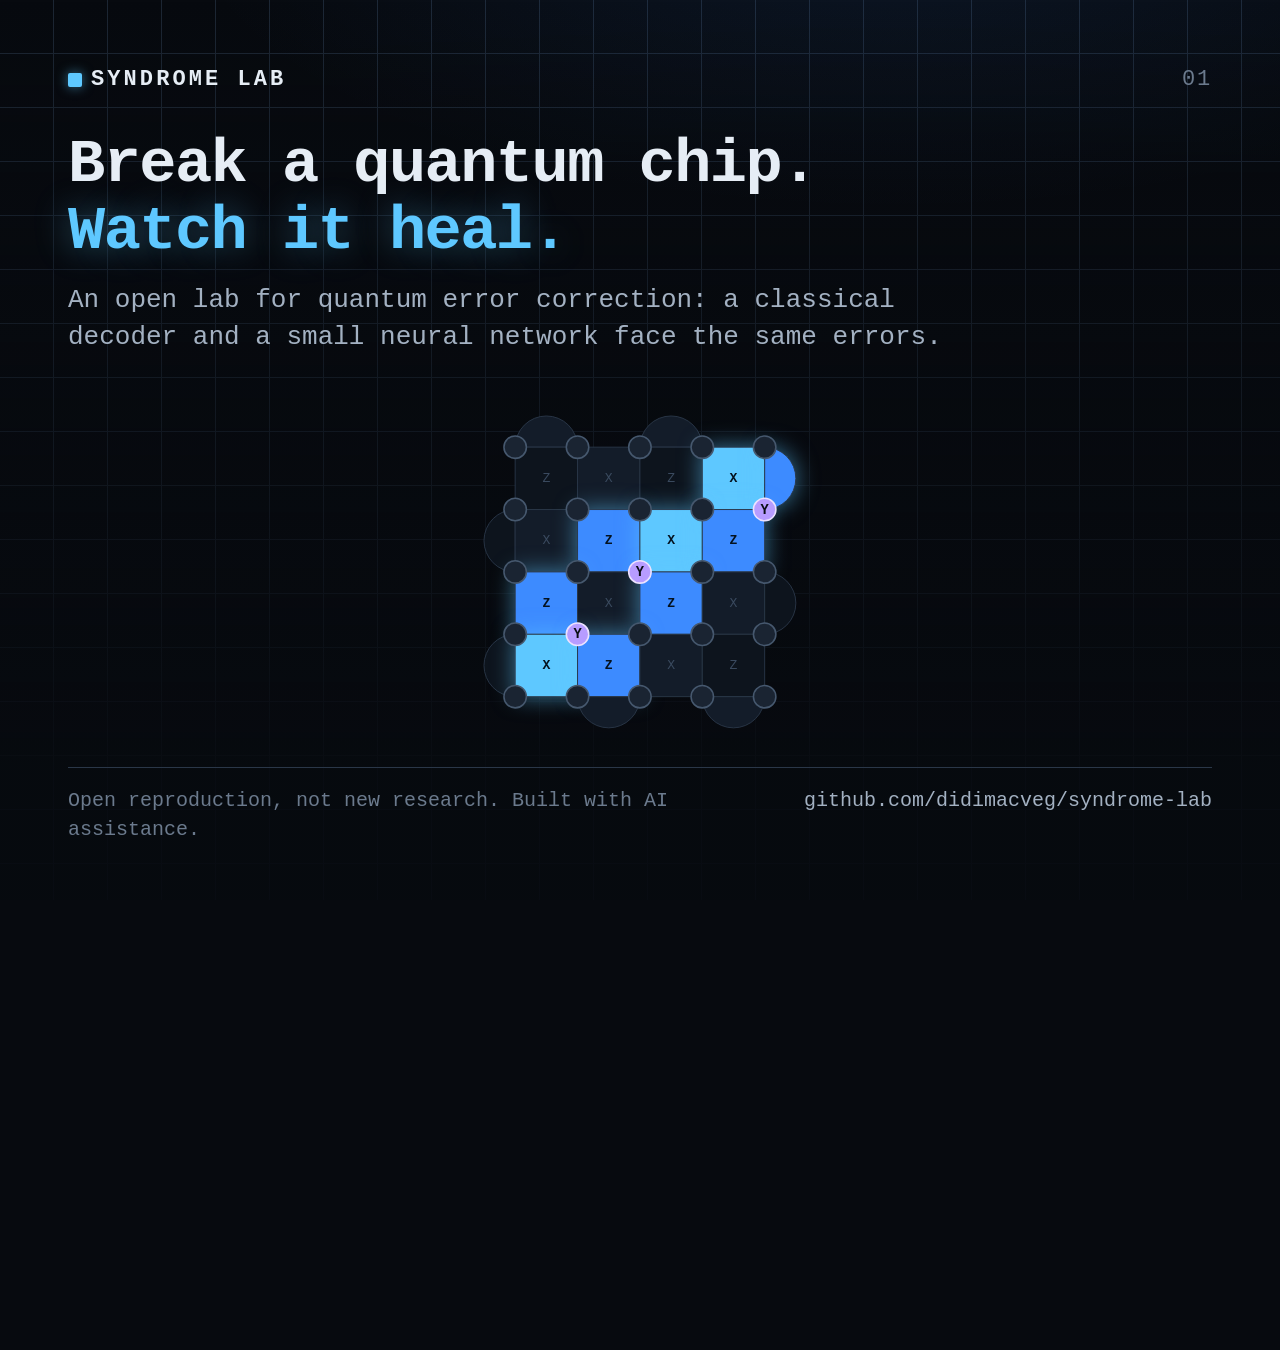
<file: web/card.html>
<!doctype html>
<html lang="en">
<head>
<meta charset="utf-8">
<meta name="viewport" content="width=1080">
<meta name="robots" content="noindex">
<title>Syndrome Lab · card</title>
<link rel="stylesheet" href="css/style.css">
<style>
  html, body { width: 1080px; height: 1350px; overflow: hidden; }
  body { font-size: 26px; line-height: 1.45; background-size: auto, 54px 54px, 54px 54px; }
  #card { position: absolute; inset: 0; padding: 64px 68px 56px; display: flex; flex-direction: column; }
  .cb { display: flex; justify-content: space-between; align-items: center; font-size: 22px; letter-spacing: .16em; font-weight: 700; }
  .cb .brand { font-size: 22px; } .cb .brand i { width: 14px; height: 14px; } .cb span.n { color: var(--muted); font-weight: 400; letter-spacing: .08em; }
  .ch { font-size: 62px; line-height: 1.08; font-weight: 700; letter-spacing: -.025em; margin: 36px 0 16px; }
  .ch em { font-style: normal; color: var(--accent-2); text-shadow: 0 0 34px rgba(94, 200, 255, .4); }
  .cs { color: var(--text-2); font-size: 26px; margin: 0 0 20px; max-width: 920px; } .cs strong { color: var(--text); }
  .cv { flex: 1; min-height: 0; display: flex; align-items: center; justify-content: center; gap: 28px; }
  .cv .card { padding: 22px; border-radius: 18px; } .cv svg.lattice { height: 100%; width: auto; max-width: 100%; }
  .cf { font-size: 20px; color: var(--muted); border-top: 1px solid var(--line-2); padding-top: 18px; display: flex; justify-content: space-between; gap: 20px; }
  .cf b { color: var(--text-2); font-weight: 500; }
  .big { font-size: 118px; font-weight: 700; letter-spacing: -.04em; line-height: 1; } .big small { font-size: 26px; color: var(--muted); font-weight: 400; letter-spacing: 0; display: block; margin-top: 10px; }
  .tile { display: flex; justify-content: space-between; align-items: center; gap: 24px; width: 100%; padding: 20px 26px !important; } .tile h3 { font-size: 21px; } .tile .verdict { font-size: 24px; padding: 14px 18px; white-space: nowrap; } .tile .big { font-size: 96px; } .tile .big small { font-size: 21px; margin-top: 4px; }
  .col { display: flex; flex-direction: column; gap: 18px; width: 100%; height: 100%; justify-content: center; }
  .pair { display: flex; gap: 24px; width: 100%; } .pair > div { flex: 1; }
  .pair { align-items: stretch; max-height: 100%; } .pair > .card { display: flex; flex-direction: column; min-height: 0; } .pair > .card > svg.lattice { flex: 1; min-height: 0; height: auto; width: 100%; max-height: 520px; }
  .cf b { white-space: nowrap; }
  .pair h3 { font-size: 22px; } .pair .verdict { font-size: 22px; padding: 12px 14px; margin-top: 12px; }
  .chart text { font-size: 15px; } .chart .title { font-size: 17px; } .legend { font-size: 22px; gap: 8px 26px; } .legend i { width: 26px; height: 5px; }
  .list { font-size: 30px; color: var(--text-2); line-height: 1.5; } .list div { padding: 14px 0; border-bottom: 1px solid var(--line); display: flex; gap: 18px; } .list b { color: var(--bad); min-width: 30px; } .list .y b { color: var(--ok); }
  .lat { display: flex; justify-content: space-between; align-items: baseline; font-size: 30px; padding: 16px 0; border-bottom: 1px solid var(--line); } .lat b { font-size: 44px; }
  .meter { height: 30px; background: var(--line); border-radius: 8px; overflow: hidden; margin-top: 10px; } .meter i { display: block; height: 100%; border-radius: 8px; }
  .plaq, .qubit circle.body { transition: none; } .plaq.lit { animation: none; } .chain { animation: none; stroke-dashoffset: 0; }
</style>
</head>
<body>
<div id="card"></div>
<script src="js/i18n.js"></script>
<script src="js/qec.js"></script>
<script src="js/lattice.js"></script>
<script src="js/charts.js"></script>
<script src="js/card.js"></script>
</body>
</html>
</file>
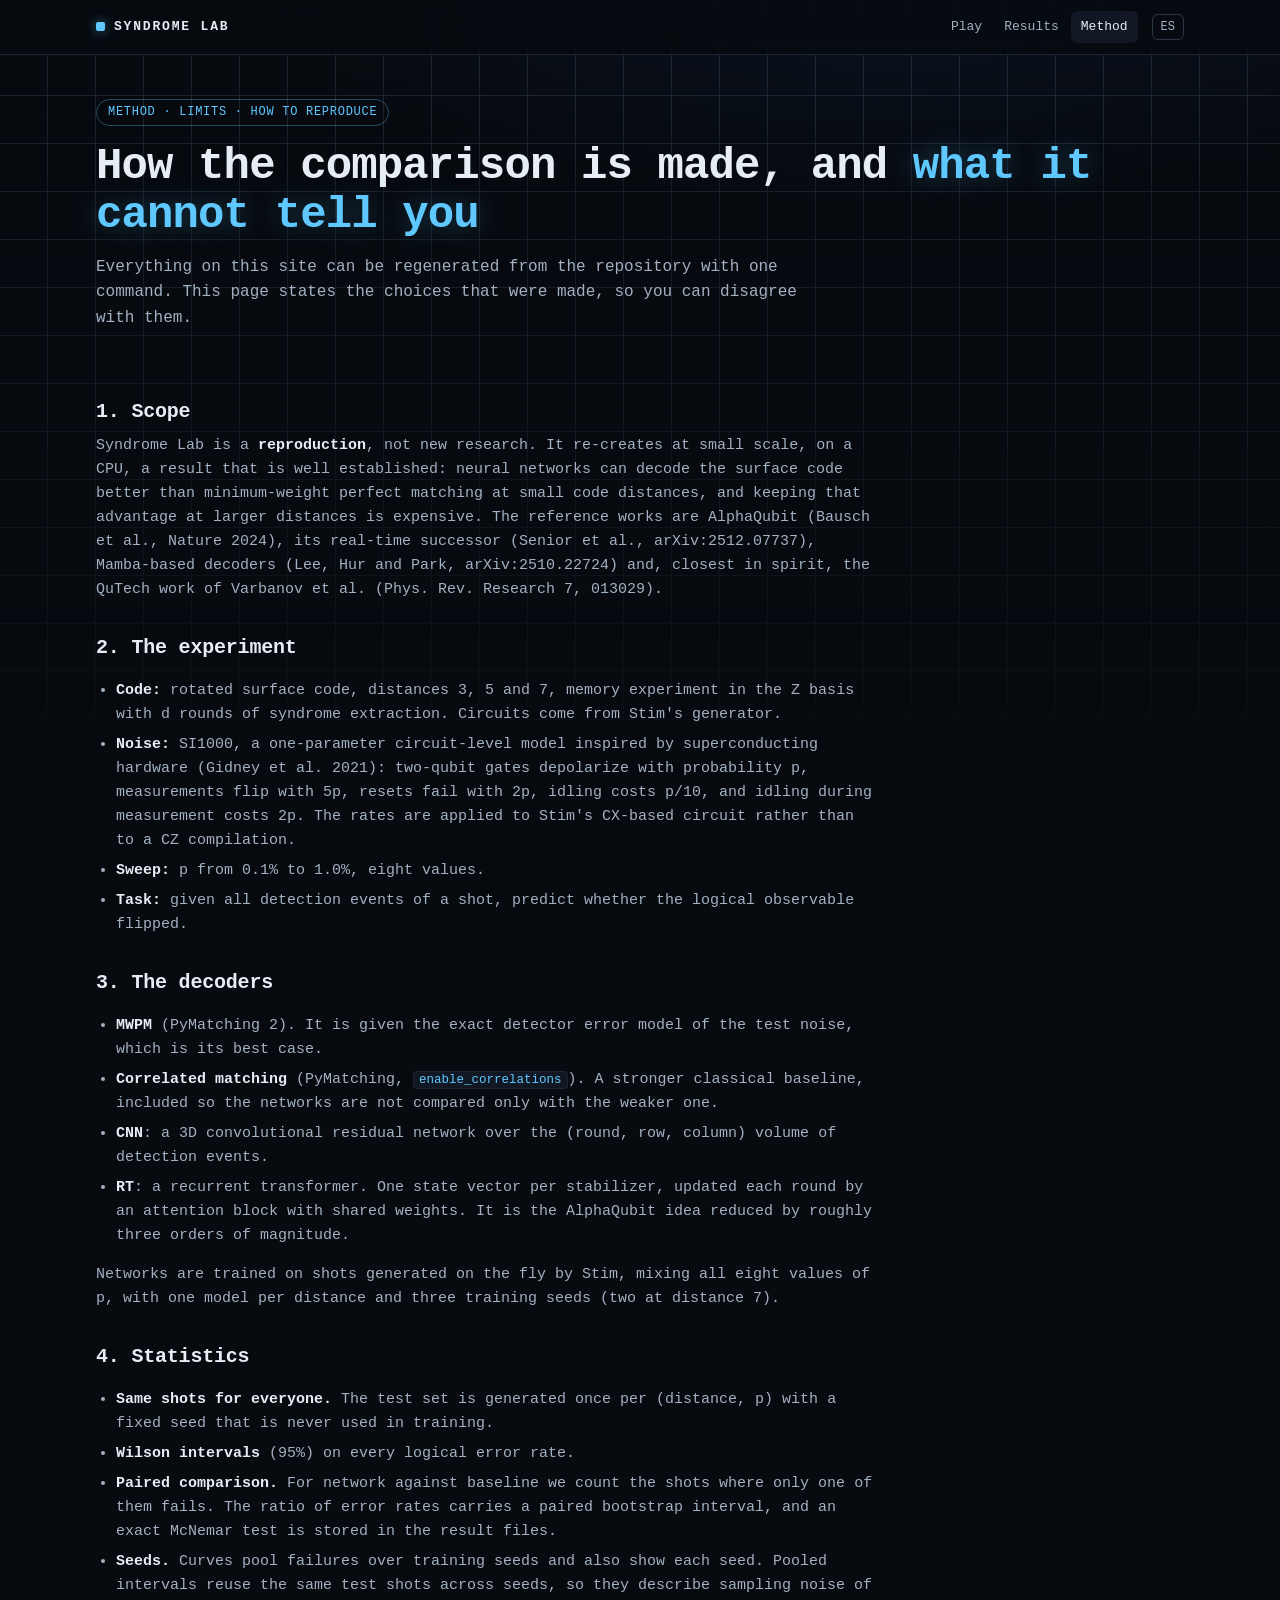
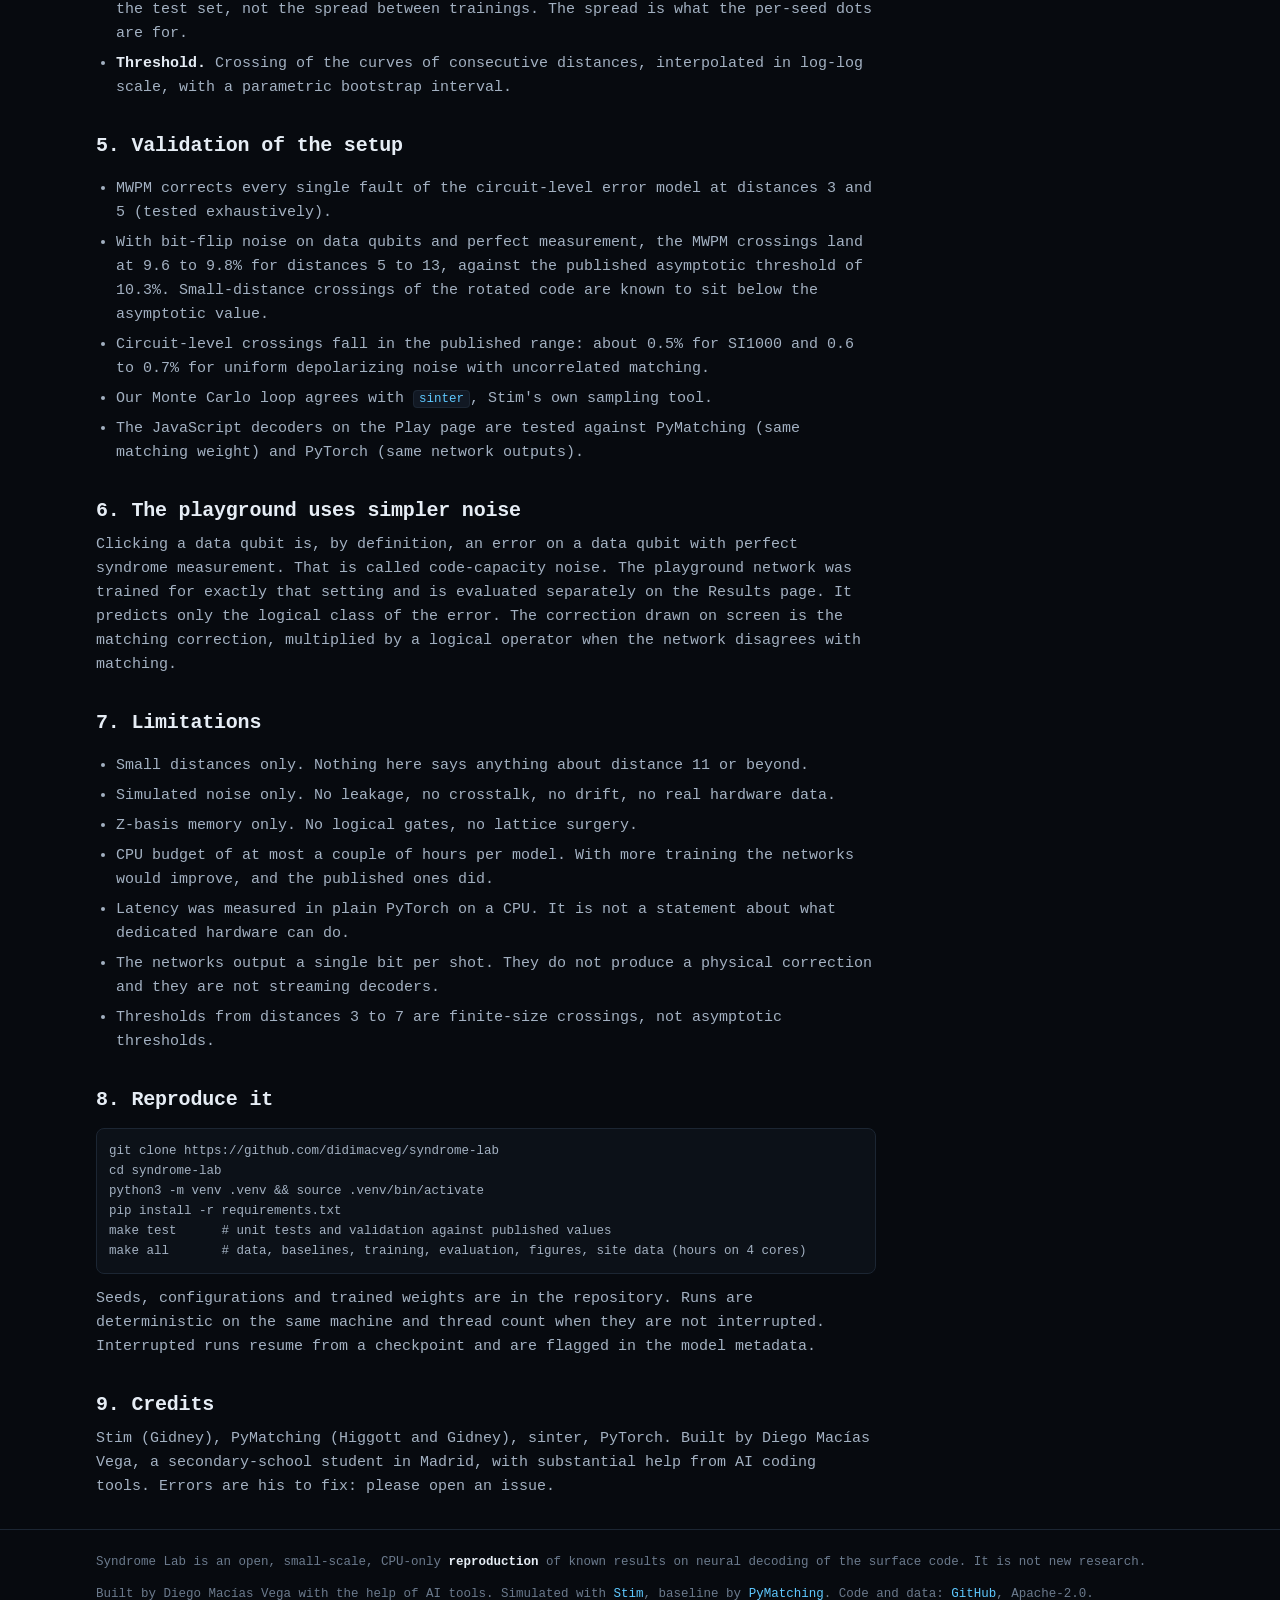
<file: web/method.html>
<!doctype html>
<html lang="en">
<head>
<meta charset="utf-8">
<meta name="viewport" content="width=device-width, initial-scale=1">
<title>Syndrome Lab · method</title>
<meta name="description" content="How Syndrome Lab compares neural decoders with MWPM: codes, noise, decoders, statistics, validation, limitations and how to reproduce everything.">
<meta name="theme-color" content="#070a0f">
<link rel="stylesheet" href="css/style.css">
</head>
<body>
<header class="top"><div class="wrap">
  <a class="brand" href="index.html"><i></i>SYNDROME&nbsp;LAB</a>
  <nav class="main"><a href="index.html" data-i18n="nav.play"></a><a href="results.html" data-i18n="nav.results"></a><a class="on" href="method.html" data-i18n="nav.method"></a></nav>
  <button class="lang" type="button">ES</button>
</div></header>
<main class="wrap">
<div class="hero"><div class="tag" data-i18n="m.tag"></div><h1 data-i18n="m.h1"></h1><p class="lead" data-i18n="m.lead"></p></div>
<div class="prose" id="prose"></div>
</main>
<footer><div class="wrap"><p data-i18n="foot.1"></p><p data-i18n="foot.2"></p></div></footer>
<script src="js/i18n.js"></script>
<script src="js/method.js"></script>
</body>
</html>
</file>
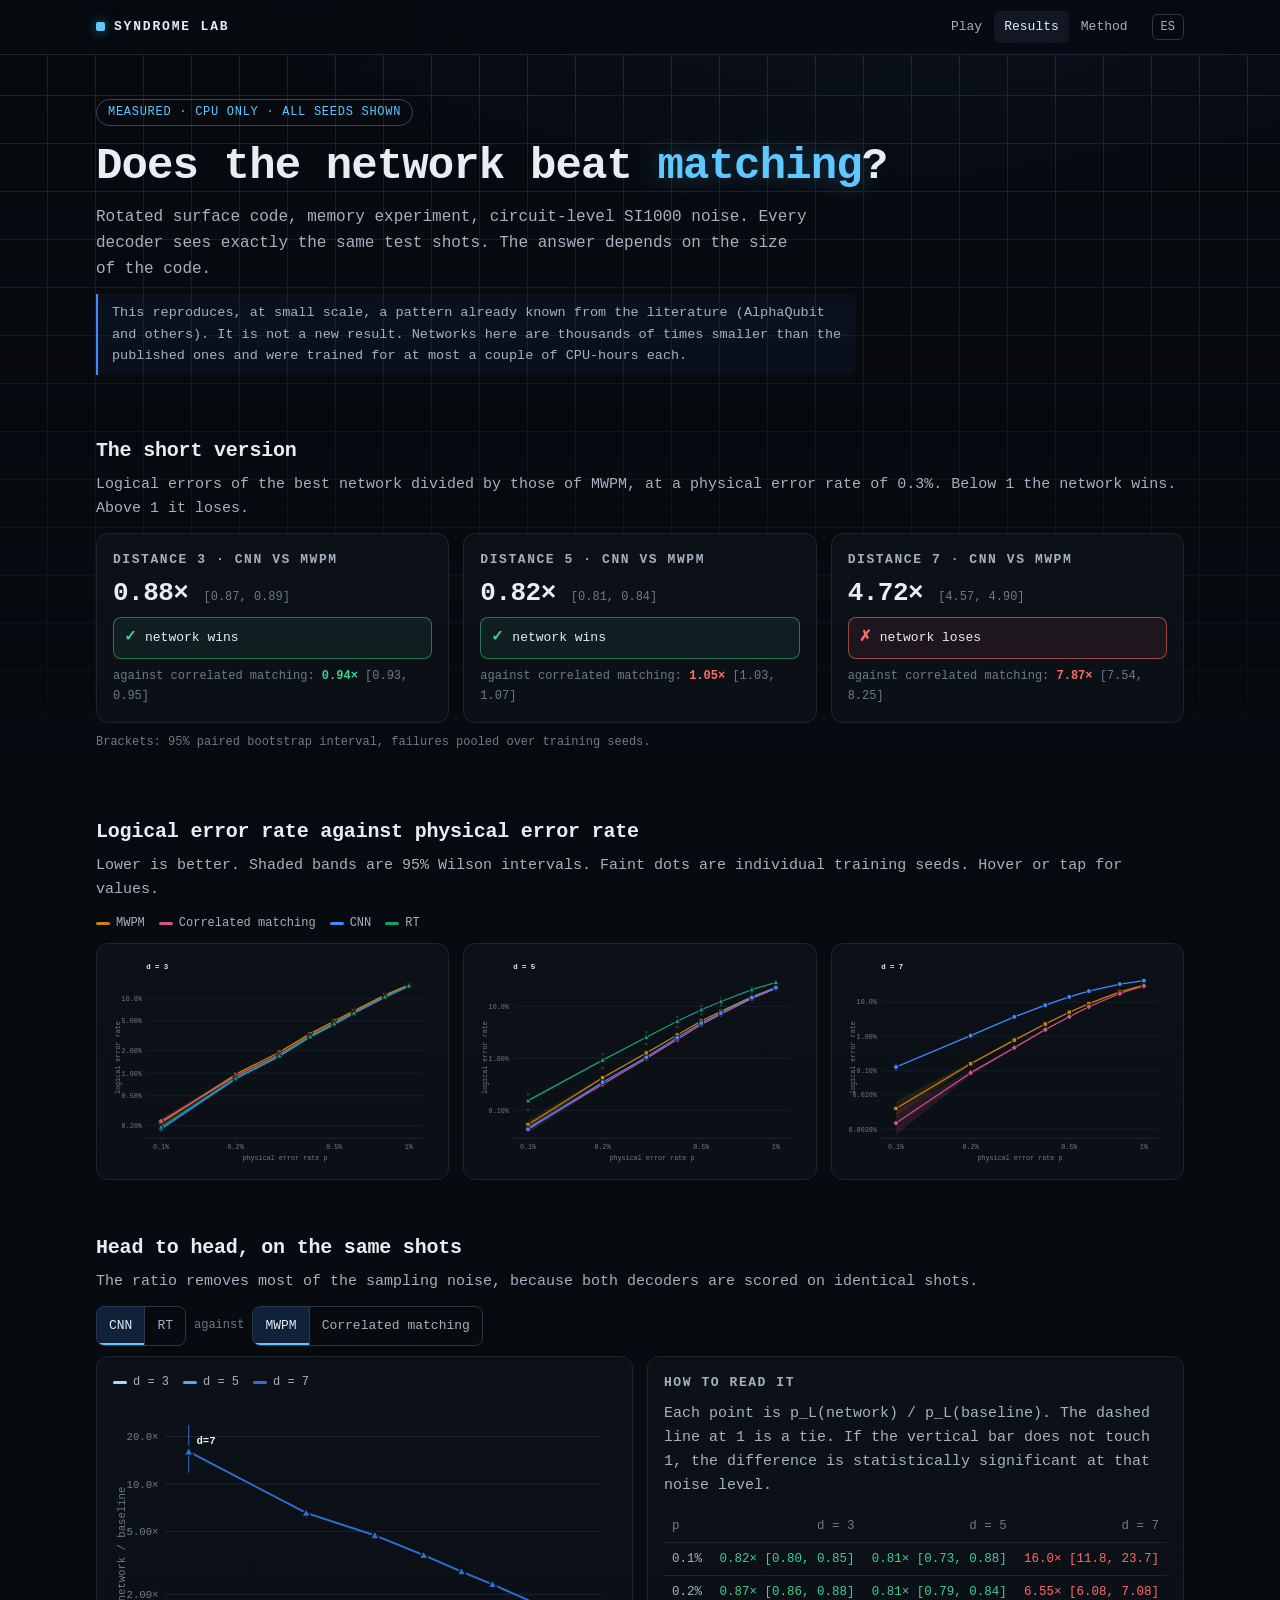
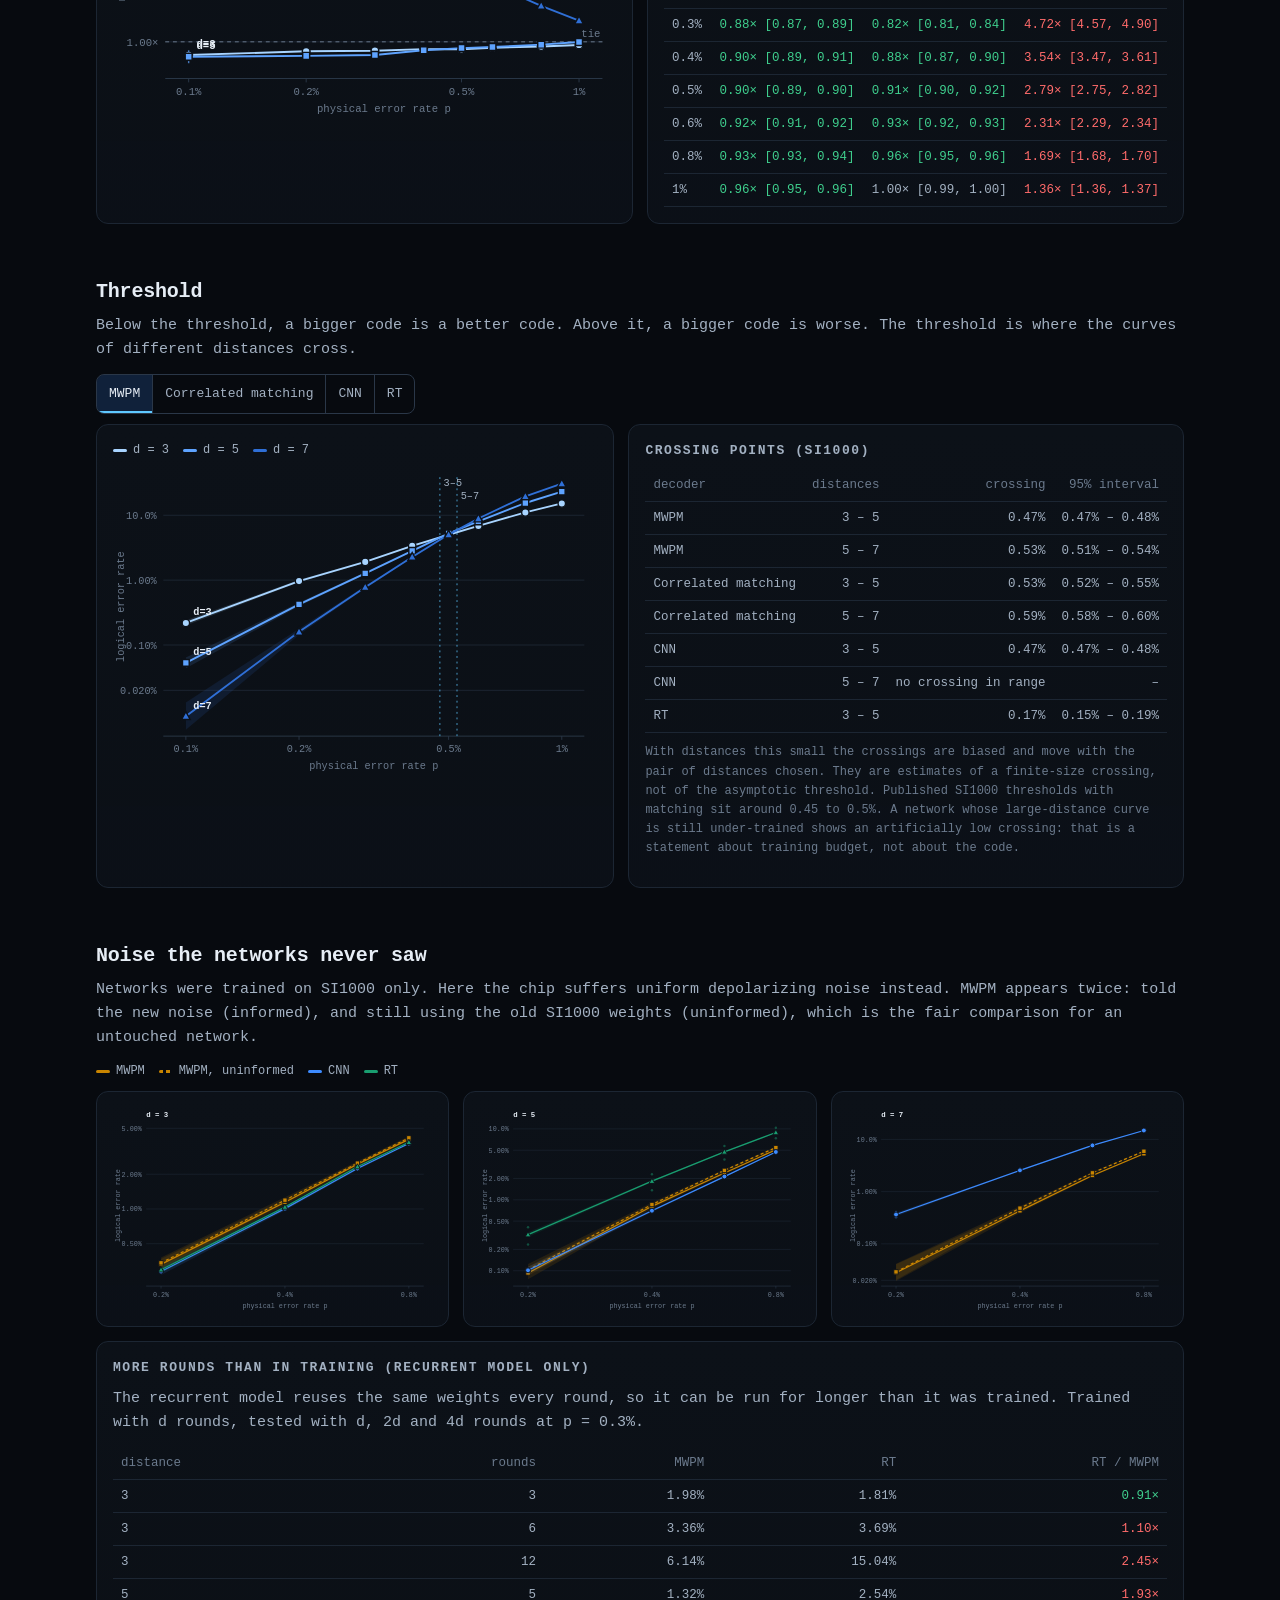
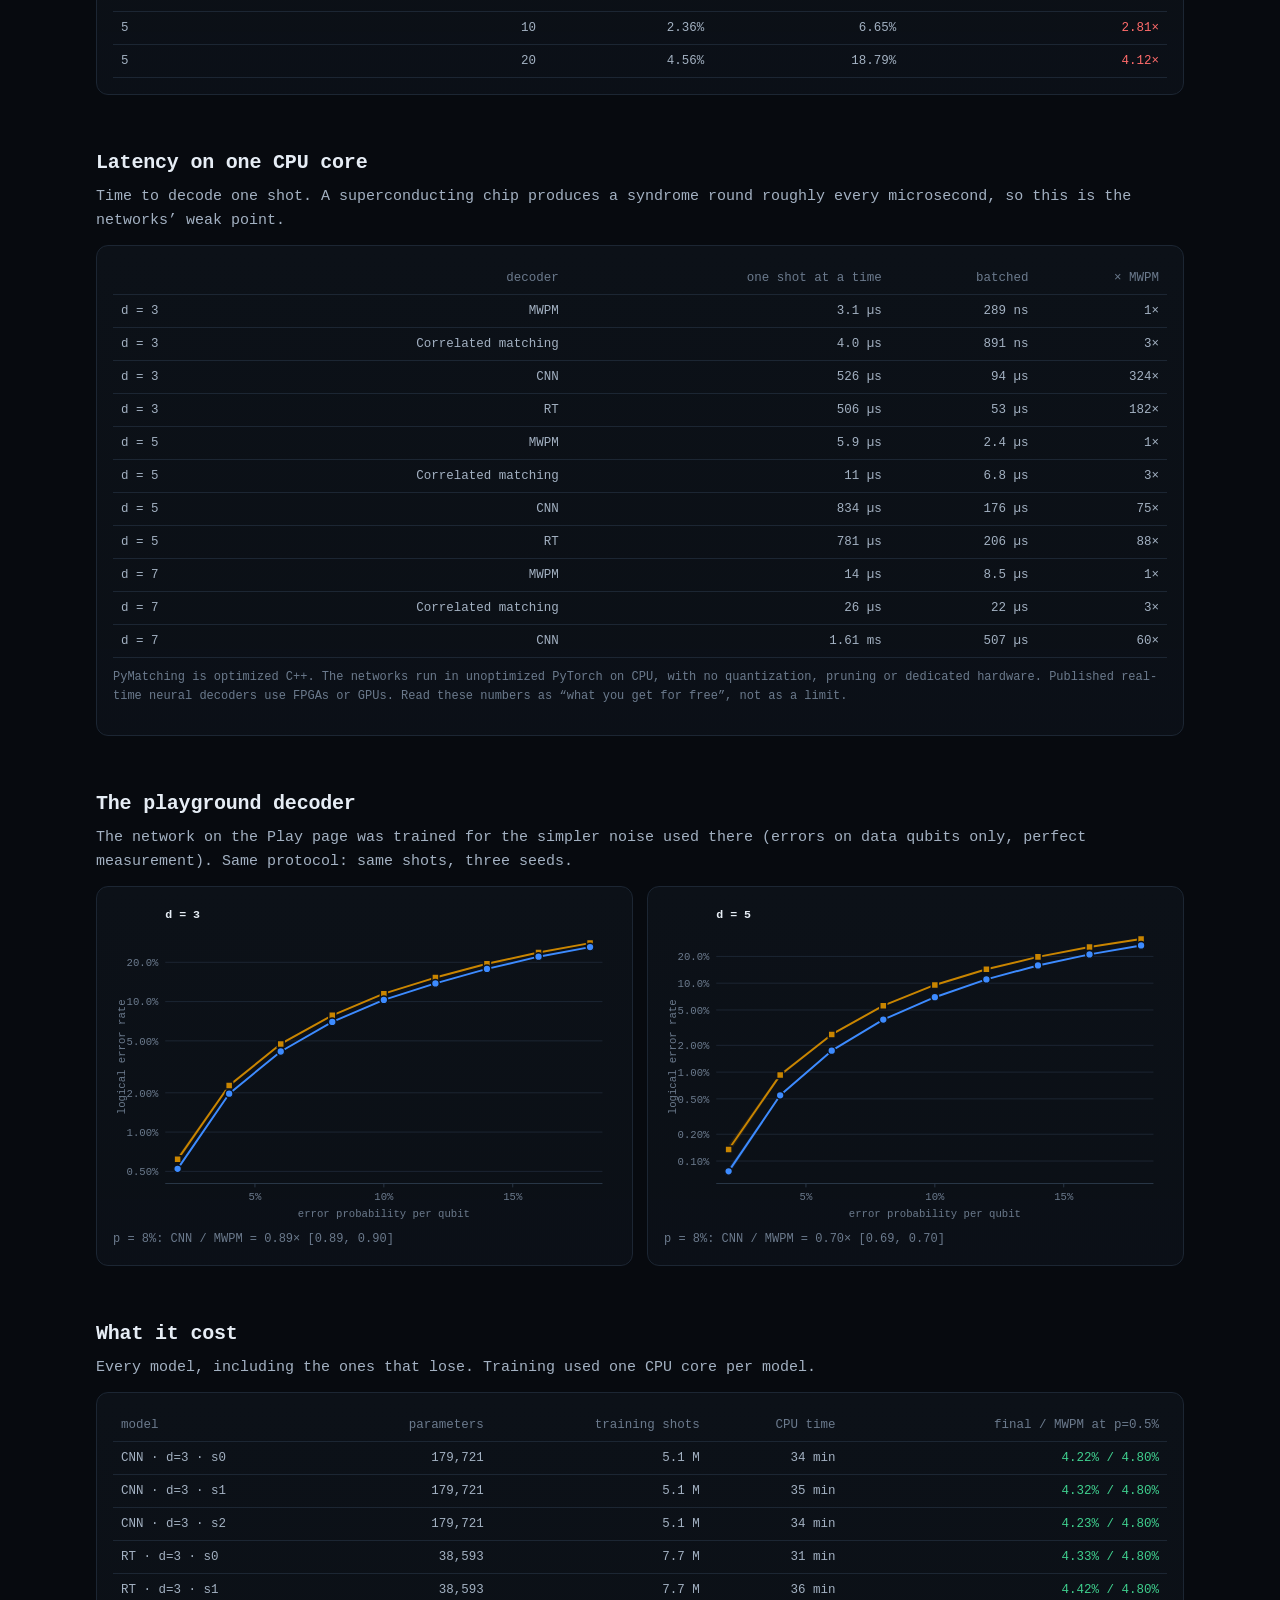
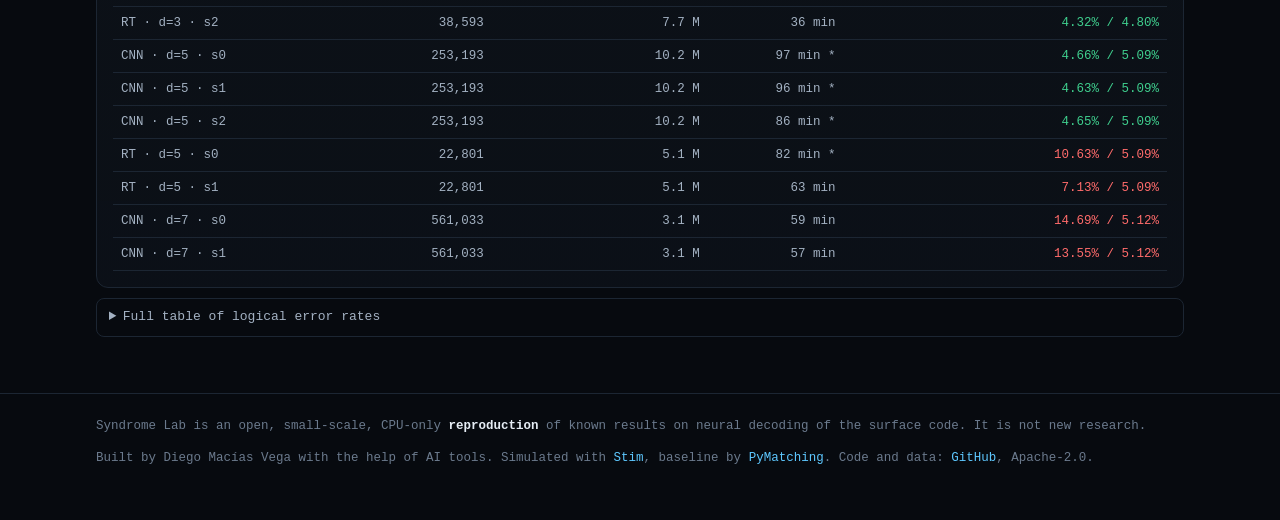
<file: web/results.html>
<!doctype html>
<html lang="en">
<head>
<meta charset="utf-8">
<meta name="viewport" content="width=device-width, initial-scale=1">
<title>Syndrome Lab · results</title>
<meta name="description" content="Neural decoders vs MWPM on the rotated surface code under circuit-level noise: logical error rates, thresholds, latency and generalization, with confidence intervals.">
<meta name="theme-color" content="#070a0f">
<link rel="stylesheet" href="css/style.css">
</head>
<body>
<header class="top"><div class="wrap">
  <a class="brand" href="index.html"><i></i>SYNDROME&nbsp;LAB</a>
  <nav class="main"><a href="index.html" data-i18n="nav.play"></a><a class="on" href="results.html" data-i18n="nav.results"></a><a href="method.html" data-i18n="nav.method"></a></nav>
  <button class="lang" type="button">ES</button>
</div></header>
<main class="wrap">
<div class="hero">
  <div class="tag" data-i18n="r.tag"></div>
  <h1 data-i18n="r.h1"></h1>
  <p class="lead" data-i18n="r.lead"></p>
  <p class="honest" data-i18n="hero.honest2"></p>
</div>

<section><h2 data-i18n="r.head.h"></h2><p data-i18n="r.head.p"></p>
  <div class="grid g3" id="tiles"></div>
  <p class="small" style="margin-top:10px" data-i18n="r.head.note"></p>
</section>

<section><h2 data-i18n="r.main.h"></h2><p data-i18n="r.main.p"></p>
  <div class="legend" id="leg-main" style="margin-bottom:10px"></div>
  <div class="grid g3" id="main-charts"></div>
</section>

<section><h2 data-i18n="r.ratio.h"></h2><p data-i18n="r.ratio.p"></p>
  <div class="row" style="margin-bottom:10px">
    <div class="seg" id="sel-net"><button type="button" data-v="cnn">CNN</button><button type="button" data-v="rt">RT</button></div>
    <span class="small" data-i18n="r.vs"></span>
    <div class="seg" id="sel-base"><button type="button" data-v="mwpm">MWPM</button><button type="button" data-v="corr" data-i18n="r.corr"></button></div>
  </div>
  <div class="grid g2"><div class="card"><div class="legend" id="leg-ratio" style="margin-bottom:6px"></div><div id="ratio-chart"></div></div>
  <div class="card"><h3 data-i18n="r.ratio.read"></h3><p data-i18n="r.ratio.how"></p><div class="scroll"><table id="ratio-table"></table></div></div></div>
</section>

<section><h2 data-i18n="r.th.h"></h2><p data-i18n="r.th.p"></p>
  <div class="row" style="margin-bottom:10px"><div class="seg" id="sel-th"><button type="button" data-v="mwpm">MWPM</button><button type="button" data-v="corr" data-i18n="r.corr"></button><button type="button" data-v="cnn">CNN</button><button type="button" data-v="rt">RT</button></div></div>
  <div class="grid g2"><div class="card"><div class="legend" id="leg-th" style="margin-bottom:6px"></div><div id="th-chart"></div></div>
  <div class="card"><h3 data-i18n="r.th.t"></h3><div class="scroll"><table id="th-table"></table></div><p class="small" style="margin-top:10px" data-i18n="r.th.note"></p></div></div>
</section>

<section><h2 data-i18n="r.gen.h"></h2><p data-i18n="r.gen.p"></p>
  <div class="legend" id="leg-gen" style="margin-bottom:10px"></div>
  <div class="grid g3" id="gen-charts"></div>
  <div class="card" style="margin-top:14px"><h3 data-i18n="r.rounds.h"></h3><p data-i18n="r.rounds.p"></p><div class="scroll"><table id="rounds-table"></table></div></div>
</section>

<section><h2 data-i18n="r.lat.h"></h2><p data-i18n="r.lat.p"></p>
  <div class="card"><div class="scroll"><table id="lat-table"></table></div><p class="small" style="margin-top:10px" data-i18n="r.lat.note"></p></div>
</section>

<section><h2 data-i18n="r.cap.h"></h2><p data-i18n="r.cap.p"></p>
  <div class="grid g2" id="cap-charts"></div>
</section>

<section><h2 data-i18n="r.cost.h"></h2><p data-i18n="r.cost.p"></p>
  <div class="card"><div class="scroll"><table id="cost-table"></table></div></div>
  <details><summary data-i18n="r.table.h"></summary><div class="scroll"><table id="full-table"></table></div></details>
</section>
</main>
<footer><div class="wrap"><p data-i18n="foot.1"></p><p data-i18n="foot.2"></p></div></footer>
<script src="js/i18n.js"></script>
<script src="js/charts.js"></script>
<script src="js/results.js"></script>
</body>
</html>
</file>
<file: web/css/style.css>
:root {
  --bg: #070a0f; --surface: #0c1118; --surface-2: #111823; --line: #1c2633; --line-2: #2a3748;
  --text: #e6edf5; --text-2: #a3b1c2; --muted: #6b7a8d;
  --accent: #3d8bff; --accent-2: #5ec8ff; --glow: rgba(94, 200, 255, .55);
  --px: #e86a92; --pz: #f2a65a; --py: #b79cff; --ok: #3fcf8e; --bad: #ff6b6b;
  --s-mwpm: #c98500; --s-corr: #d55181; --s-cnn: #3d8bff; --s-rt: #199e70;
  --mono: "JetBrains Mono", "IBM Plex Mono", ui-monospace, SFMono-Regular, Menlo, Consolas, "Liberation Mono", monospace;
  color-scheme: dark;
}
* { box-sizing: border-box; }
html { -webkit-text-size-adjust: 100%; scroll-behavior: smooth; }
body { margin: 0; background: var(--bg); color: var(--text); font: 15px/1.6 var(--mono); overflow-x: hidden;
  background-image: radial-gradient(1200px 500px at 70% -10%, rgba(61, 139, 255, .10), transparent 60%),
    linear-gradient(var(--line) 1px, transparent 1px), linear-gradient(90deg, var(--line) 1px, transparent 1px);
  background-size: auto, 48px 48px, 48px 48px; background-position: 0 0, -1px -1px, -1px -1px; background-attachment: fixed; }
body::before { content: ""; position: fixed; inset: 0; background: linear-gradient(180deg, transparent, var(--bg) 85%); opacity: .9; pointer-events: none; z-index: -1; }
a { color: var(--accent-2); text-decoration: none; } a:hover { text-decoration: underline; }
.wrap { max-width: 1120px; margin: 0 auto; padding: 0 16px; }
header.top { position: sticky; top: 0; z-index: 20; backdrop-filter: blur(10px); background: rgba(7, 10, 15, .82); border-bottom: 1px solid var(--line); }
header.top .wrap { display: flex; align-items: center; gap: 14px; height: 54px; }
.brand { font-weight: 700; letter-spacing: .14em; color: var(--text); white-space: nowrap; display: flex; align-items: center; gap: 9px; font-size: 13px; }
.brand i { width: 9px; height: 9px; border-radius: 2px; background: var(--accent-2); box-shadow: 0 0 12px var(--glow); display: inline-block; }
nav.main { display: flex; gap: 2px; margin-left: auto; }
nav.main a { color: var(--text-2); padding: 6px 10px; border-radius: 6px; font-size: 13px; }
nav.main a.on, nav.main a:hover { color: var(--text); background: var(--surface-2); text-decoration: none; }
.lang { border: 1px solid var(--line-2); background: none; color: var(--text-2); font: 12px var(--mono); padding: 5px 8px; border-radius: 6px; cursor: pointer; }
.lang:hover { color: var(--text); border-color: var(--accent); }
h1 { font-size: clamp(26px, 5.2vw, 44px); line-height: 1.12; margin: 0 0 14px; letter-spacing: -.02em; font-weight: 700; }
h1 em { font-style: normal; color: var(--accent-2); text-shadow: 0 0 28px rgba(94, 200, 255, .35); }
h2 { font-size: 20px; margin: 0 0 6px; letter-spacing: -.01em; }
h3 { font-size: 13px; margin: 0 0 8px; color: var(--text-2); text-transform: uppercase; letter-spacing: .12em; font-weight: 600; }
p { margin: 0 0 12px; color: var(--text-2); } p strong, li strong { color: var(--text); font-weight: 600; }
.hero { padding: 44px 0 22px; } .hero p.lead { max-width: 720px; font-size: 16px; }
.tag { display: inline-flex; align-items: center; gap: 8px; font-size: 12px; color: var(--accent-2); border: 1px solid rgba(94, 200, 255, .35); border-radius: 999px; padding: 3px 11px; margin-bottom: 16px; letter-spacing: .06em; }
.honest { border-left: 2px solid var(--accent); padding: 8px 14px; background: rgba(61, 139, 255, .06); color: var(--text-2); font-size: 13.5px; max-width: 760px; border-radius: 0 6px 6px 0; }
section { padding: 26px 0; }
.card { background: linear-gradient(180deg, var(--surface), rgba(12, 17, 24, .92)); border: 1px solid var(--line); border-radius: 12px; padding: 16px; }
.grid { display: grid; gap: 14px; }
@media (min-width: 880px) { .g2 { grid-template-columns: 1fr 1fr; } .g3 { grid-template-columns: repeat(3, 1fr); } .play { grid-template-columns: minmax(0, 1.05fr) minmax(0, 1fr); align-items: start; } }
.row { display: flex; flex-wrap: wrap; gap: 8px; align-items: center; }
.seg { display: inline-flex; border: 1px solid var(--line-2); border-radius: 8px; overflow: hidden; }
.seg button { background: none; border: 0; color: var(--text-2); font: 13px var(--mono); padding: 8px 12px; cursor: pointer; min-height: 38px; border-right: 1px solid var(--line-2); }
.seg button:last-child { border-right: 0; }
.seg button[aria-pressed="true"] { background: rgba(61, 139, 255, .18); color: var(--text); box-shadow: inset 0 -2px 0 var(--accent-2); }
.btn { background: var(--surface-2); border: 1px solid var(--line-2); color: var(--text); font: 13px var(--mono); padding: 8px 12px; border-radius: 8px; cursor: pointer; min-height: 38px; transition: border-color .15s, background .15s; }
.btn:hover { border-color: var(--accent); } .btn.primary { background: linear-gradient(180deg, #3d8bff, #2f6fd6); border-color: #5aa0ff; color: #fff; font-weight: 600; }
.btn:focus-visible, .seg button:focus-visible, .lang:focus-visible { outline: 2px solid var(--accent-2); outline-offset: 2px; }
.qubit, .qubit:focus, .qubit:focus-visible { outline: none; -webkit-tap-highlight-color: transparent; }
.qubit:focus-visible circle.body { stroke: var(--accent-2); stroke-width: .1; }
label.small, .small { font-size: 12px; color: var(--muted); }
.dot { display: inline-block; width: 9px; height: 9px; border-radius: 50%; margin-right: 6px; vertical-align: 0; }
input[type=range] { accent-color: var(--accent-2); width: 130px; }
/* lattice */
svg.lattice { width: 100%; height: auto; display: block; touch-action: manipulation; user-select: none; }
.plaq { stroke: var(--line-2); stroke-width: .03; transition: fill .35s, filter .35s; }
.plaq.X { fill: #131c29; } .plaq.Z { fill: #0d141d; }
.plaq.lit { fill: var(--accent-2); filter: drop-shadow(0 0 .35px var(--glow)); animation: pulse .6s ease-out; }
.plaq.lit.Z { fill: var(--accent); }
@keyframes pulse { 0% { opacity: .2; } 60% { opacity: 1; } 100% { opacity: .95; } }
.plabel { font: .42px var(--mono); fill: #3a4a5f; text-anchor: middle; dominant-baseline: central; pointer-events: none; }
.plaq.lit + .plabel { fill: #04121f; font-weight: 700; }
.qubit circle.body { fill: #1a2432; stroke: #46586e; stroke-width: .05; transition: fill .2s, stroke .2s; }
.qubit { cursor: pointer; } .qubit:hover circle.body { stroke: var(--accent-2); }
.qubit text { font: 700 .44px var(--mono); text-anchor: middle; dominant-baseline: central; fill: #0a0e14; pointer-events: none; }
.qubit.e1 circle.body { fill: var(--px); stroke: #ffd0de; } .qubit.e2 circle.body { fill: var(--pz); stroke: #ffe2c2; } .qubit.e3 circle.body { fill: var(--py); stroke: #ece2ff; }
.ring { fill: none; stroke-width: .09; stroke-dasharray: .16 .1; animation: spin 6s linear infinite; transform-box: fill-box; transform-origin: center; }
.ring.c1 { stroke: var(--px); } .ring.c2 { stroke: var(--pz); } .ring.c3 { stroke: var(--py); }
@keyframes spin { to { transform: rotate(360deg); } }
.chain { fill: none; stroke-width: .11; stroke-linecap: round; stroke-linejoin: round; opacity: .9; stroke-dasharray: 30; stroke-dashoffset: 30; animation: draw .7s ease-out forwards; }
.chain.Z { stroke: var(--px); } .chain.X { stroke: var(--pz); }
@keyframes draw { to { stroke-dashoffset: 0; } }
.logical { stroke: var(--bad); stroke-width: .16; opacity: .55; stroke-linecap: round; fill: none; }
.static .qubit { cursor: default; }
.verdict { display: flex; align-items: center; gap: 8px; font-size: 13px; padding: 8px 10px; border-radius: 8px; border: 1px solid var(--line-2); min-height: 40px; color: var(--text-2); }
.verdict.ok { border-color: rgba(63, 207, 142, .5); background: rgba(63, 207, 142, .08); color: var(--text); }
.verdict.bad { border-color: rgba(255, 107, 107, .55); background: rgba(255, 107, 107, .08); color: var(--text); }
.verdict b { font-size: 15px; } .verdict.ok b { color: var(--ok); } .verdict.bad b { color: var(--bad); }
.steps { display: grid; grid-template-columns: repeat(4, 1fr); gap: 6px; }
.steps button { text-align: left; background: var(--surface-2); border: 1px solid var(--line); color: var(--muted); border-radius: 8px; padding: 7px 9px; font: 12px/1.3 var(--mono); cursor: pointer; min-height: 44px; }
.steps button b { display: block; color: inherit; font-size: 11px; letter-spacing: .1em; }
.steps button.on { border-color: var(--accent-2); color: var(--text); background: rgba(61, 139, 255, .14); }
.steps button.done { color: var(--text-2); }
.explain { min-height: 66px; font-size: 13.5px; color: var(--text-2); margin: 10px 0 0; }
.bar { height: 6px; background: var(--line); border-radius: 3px; overflow: hidden; } .bar i { display: block; height: 100%; background: var(--accent-2); border-radius: 3px; transition: width .4s; }
.kv { display: grid; grid-template-columns: auto 1fr auto; gap: 4px 10px; align-items: center; font-size: 12px; color: var(--text-2); }
.stat { font-size: 26px; font-weight: 700; color: var(--text); letter-spacing: -.02em; line-height: 1.1; } .stat small { font-size: 12px; color: var(--muted); font-weight: 400; letter-spacing: 0; }
.legend { display: flex; flex-wrap: wrap; gap: 4px 14px; font-size: 12px; color: var(--text-2); }
.legend span { display: inline-flex; align-items: center; gap: 6px; } .legend i { width: 14px; height: 3px; border-radius: 2px; display: inline-block; }
table { border-collapse: collapse; width: 100%; font-size: 12.5px; } th, td { text-align: right; padding: 6px 8px; border-bottom: 1px solid var(--line); white-space: nowrap; }
th { color: var(--muted); font-weight: 500; } td:first-child, th:first-child { text-align: left; } td { color: var(--text-2); font-variant-numeric: tabular-nums; } td.win { color: var(--ok); } td.lose { color: var(--bad); }
.scroll { overflow-x: auto; -webkit-overflow-scrolling: touch; }
.chart { position: relative; } .chart svg { width: 100%; height: auto; display: block; overflow: visible; }
.chart text { font: 11px var(--mono); fill: var(--muted); } .chart .title { fill: var(--text); font-size: 12px; font-weight: 600; }
.chart .gridl { stroke: var(--line); stroke-width: 1; } .chart .axis { stroke: var(--line-2); }
.tip { position: absolute; pointer-events: none; background: #0a1019f2; border: 1px solid var(--line-2); border-radius: 8px; padding: 8px 10px; font-size: 12px; color: var(--text); min-width: 150px; z-index: 5; opacity: 0; transition: opacity .12s; box-shadow: 0 8px 24px #0008; white-space: nowrap; }
.tip.on { opacity: 1; } .tip div { display: flex; justify-content: space-between; gap: 14px; color: var(--text-2); } .tip div b { color: var(--text); font-weight: 600; }
details { border: 1px solid var(--line); border-radius: 8px; padding: 8px 12px; margin-top: 10px; } summary { cursor: pointer; color: var(--text-2); font-size: 13px; }
footer { border-top: 1px solid var(--line); margin-top: 30px; padding: 22px 0 40px; color: var(--muted); font-size: 12.5px; } footer p { color: var(--muted); }
.prose { max-width: 780px; } .prose h2 { margin-top: 30px; } .prose li { color: var(--text-2); margin-bottom: 6px; } .prose ul, .prose ol { padding-left: 20px; }
.prose code, code { background: var(--surface-2); border: 1px solid var(--line); border-radius: 4px; padding: 1px 5px; font-size: 12.5px; color: var(--accent-2); }
pre { background: var(--surface); border: 1px solid var(--line); border-radius: 8px; padding: 12px; overflow-x: auto; font-size: 12.5px; color: var(--text-2); }
@media (max-width: 560px) { nav.main a { padding: 6px 7px; font-size: 12px; } .brand span { display: none; } .steps button span { display: none; } .hero { padding-top: 28px; } .card { padding: 12px; } }
@media (prefers-reduced-motion: reduce) { *, *::before { animation: none !important; transition: none !important; } .chain { stroke-dashoffset: 0; } }

.okc { color: var(--ok); } .badc { color: var(--bad); }
</file>
